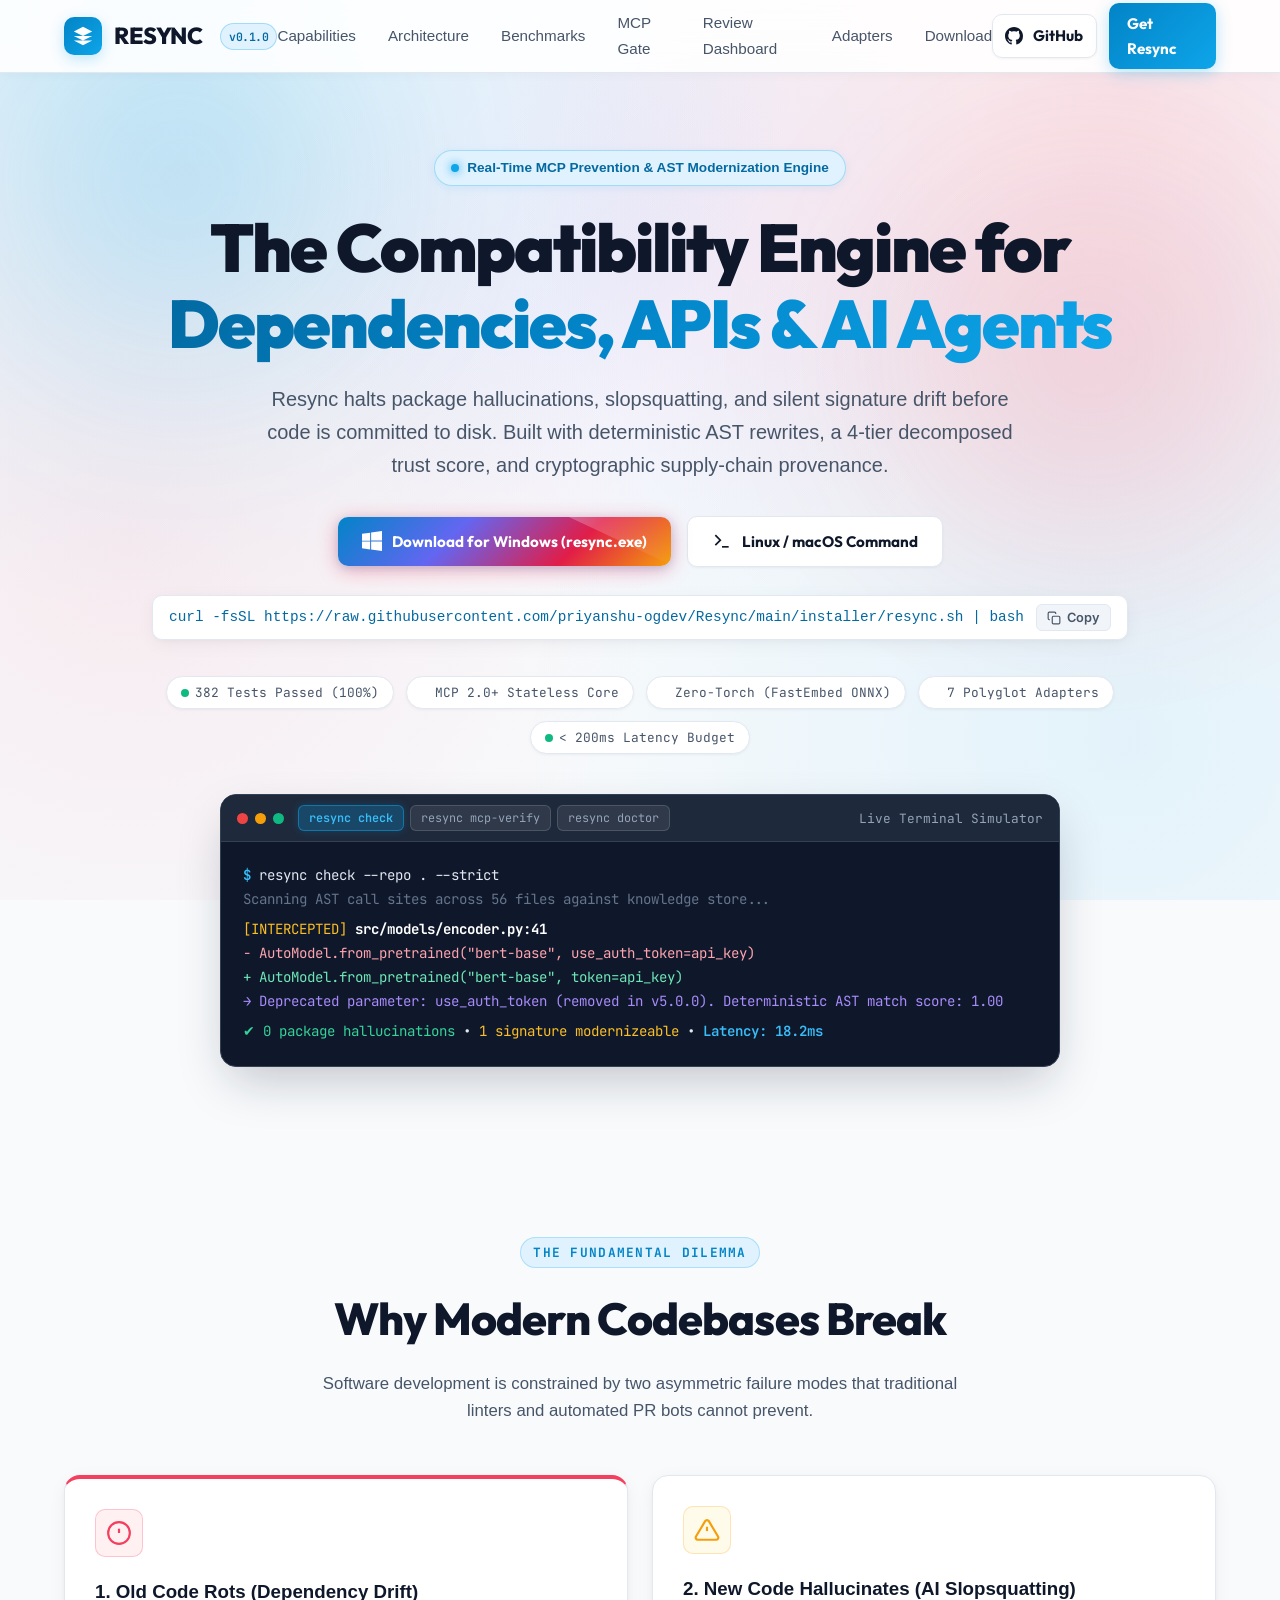
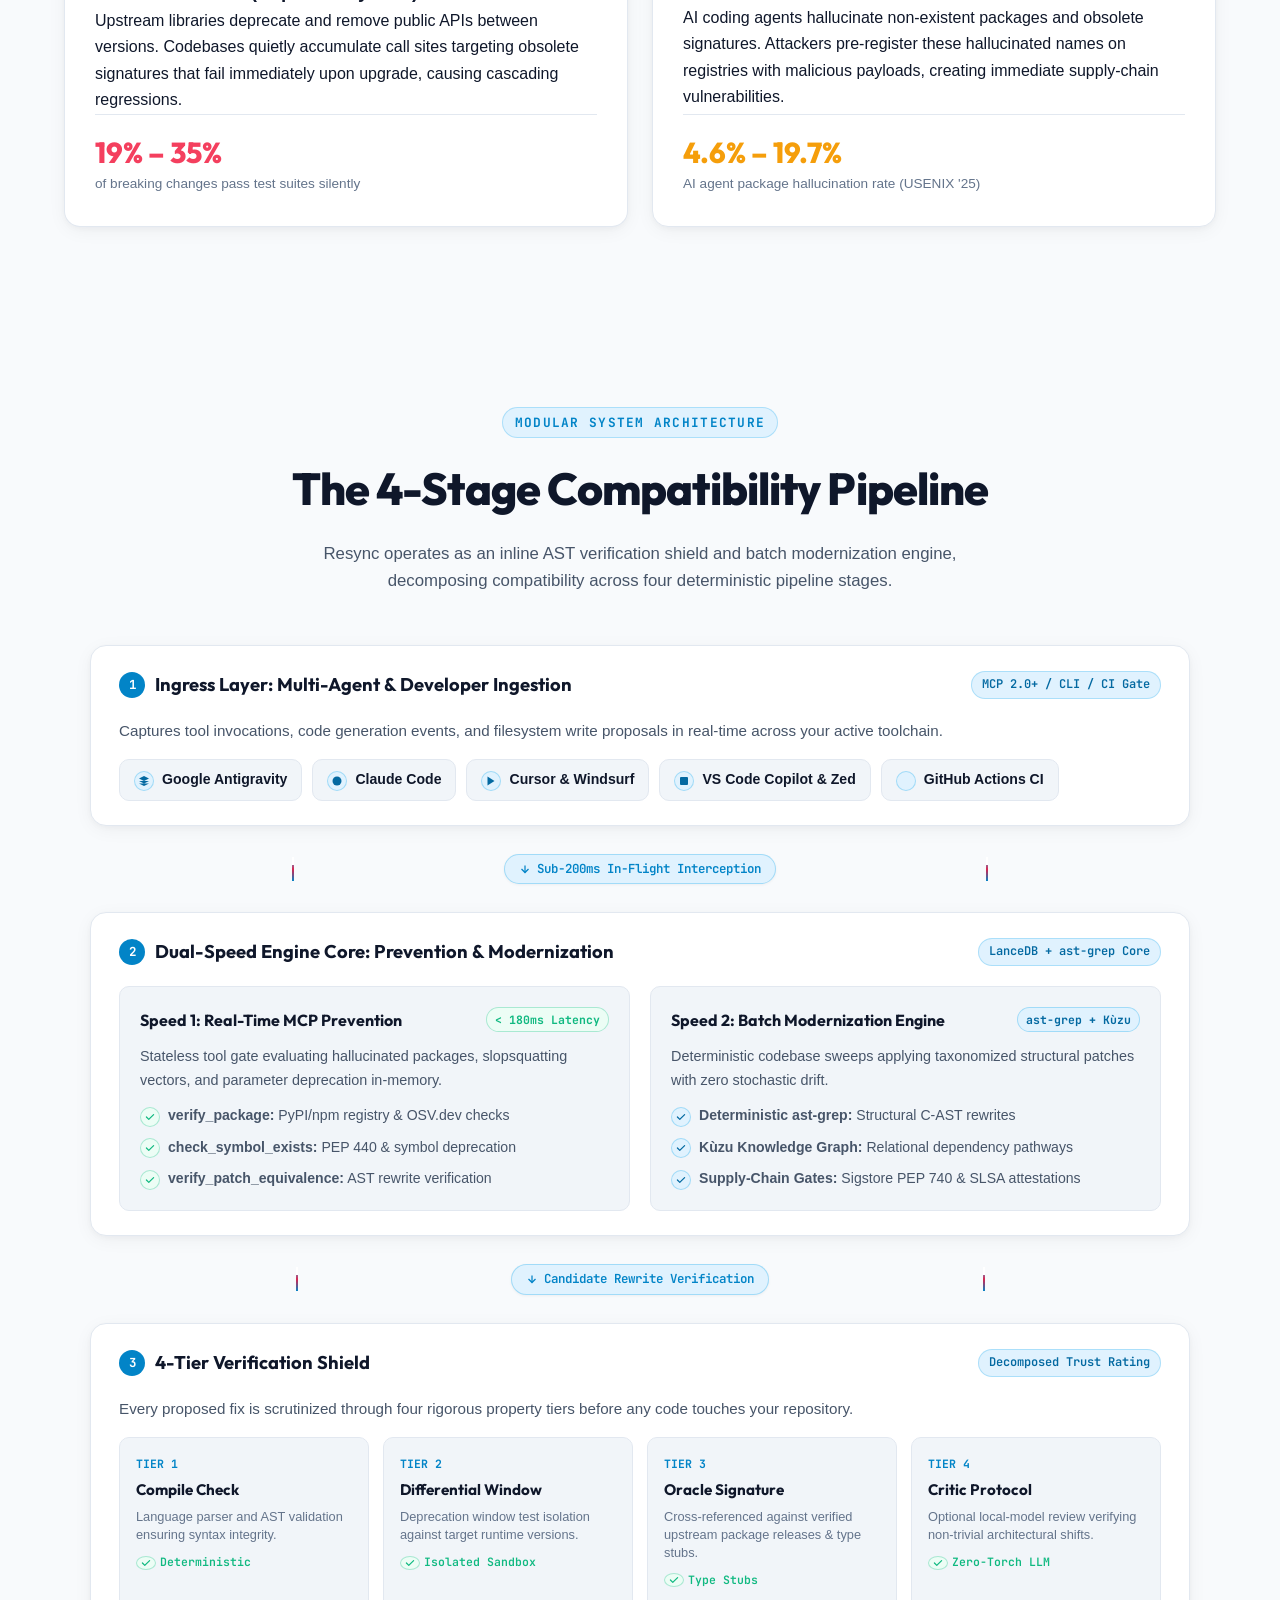
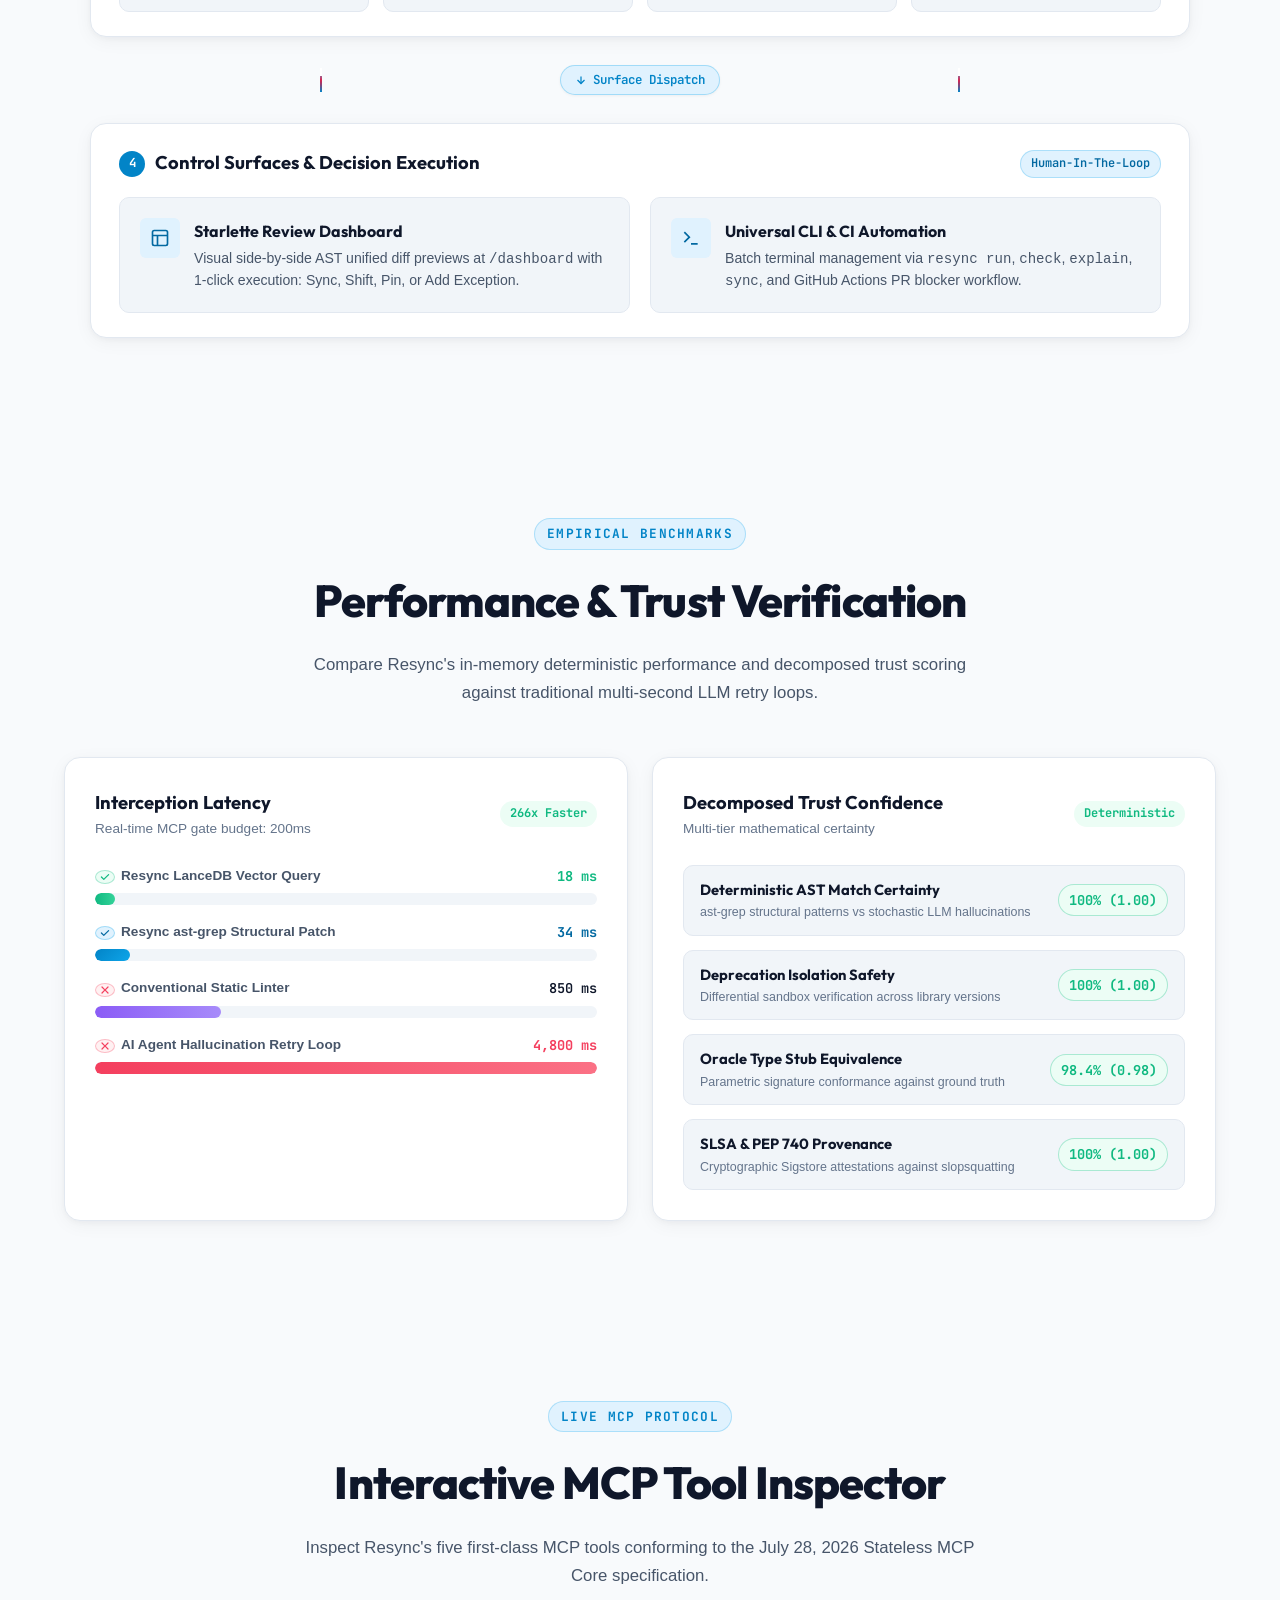
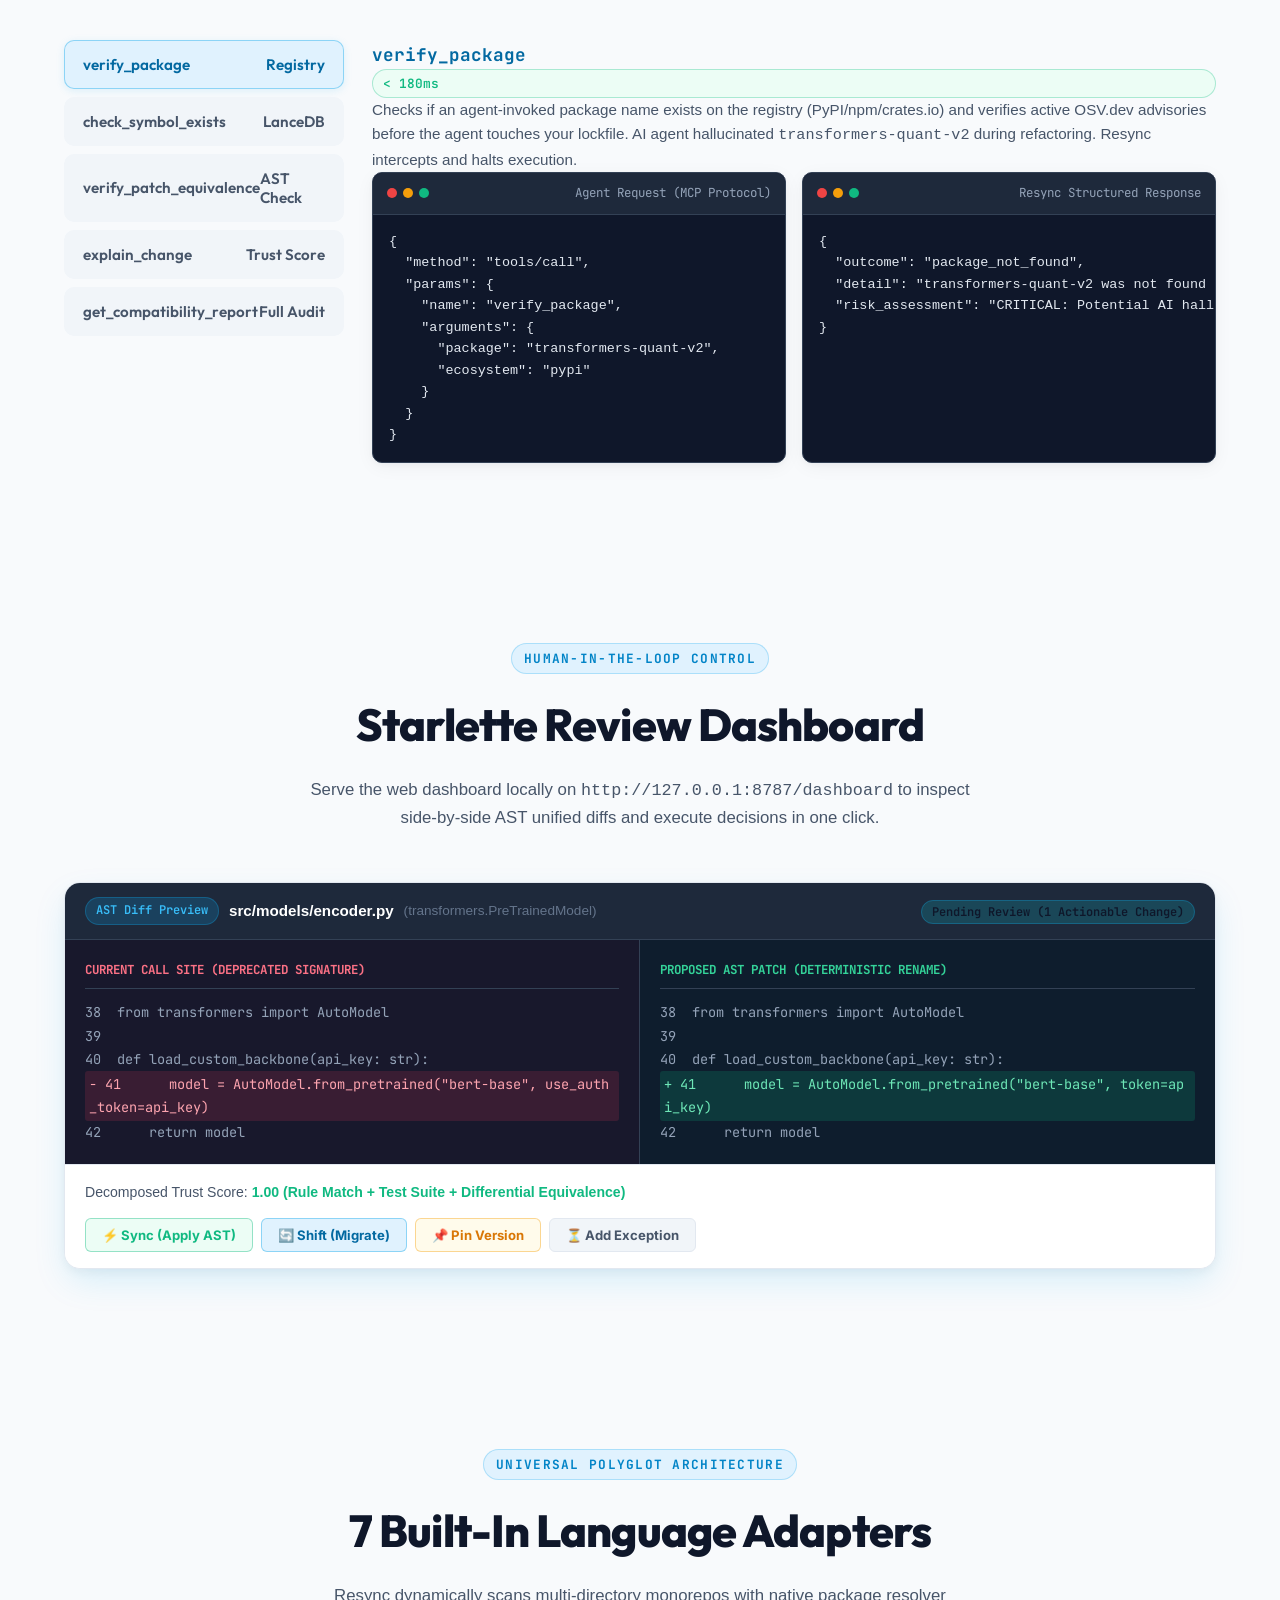
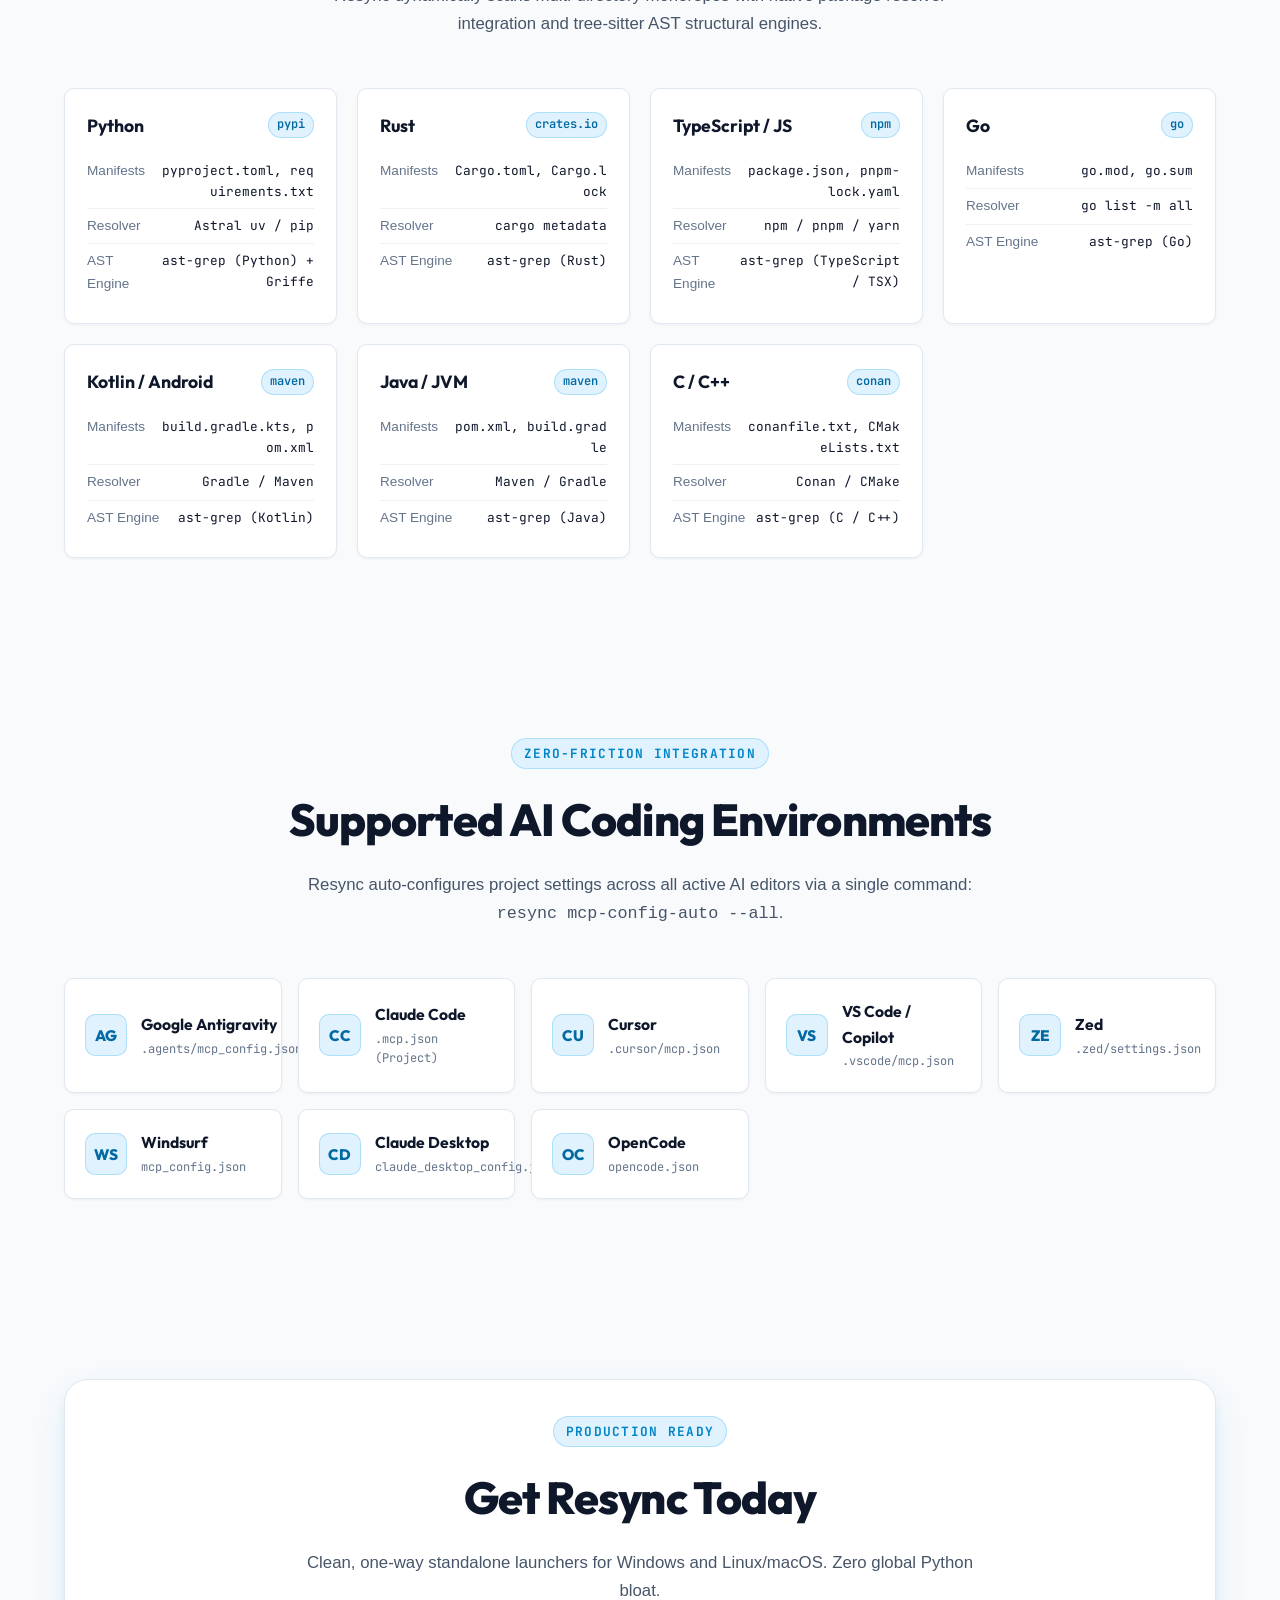
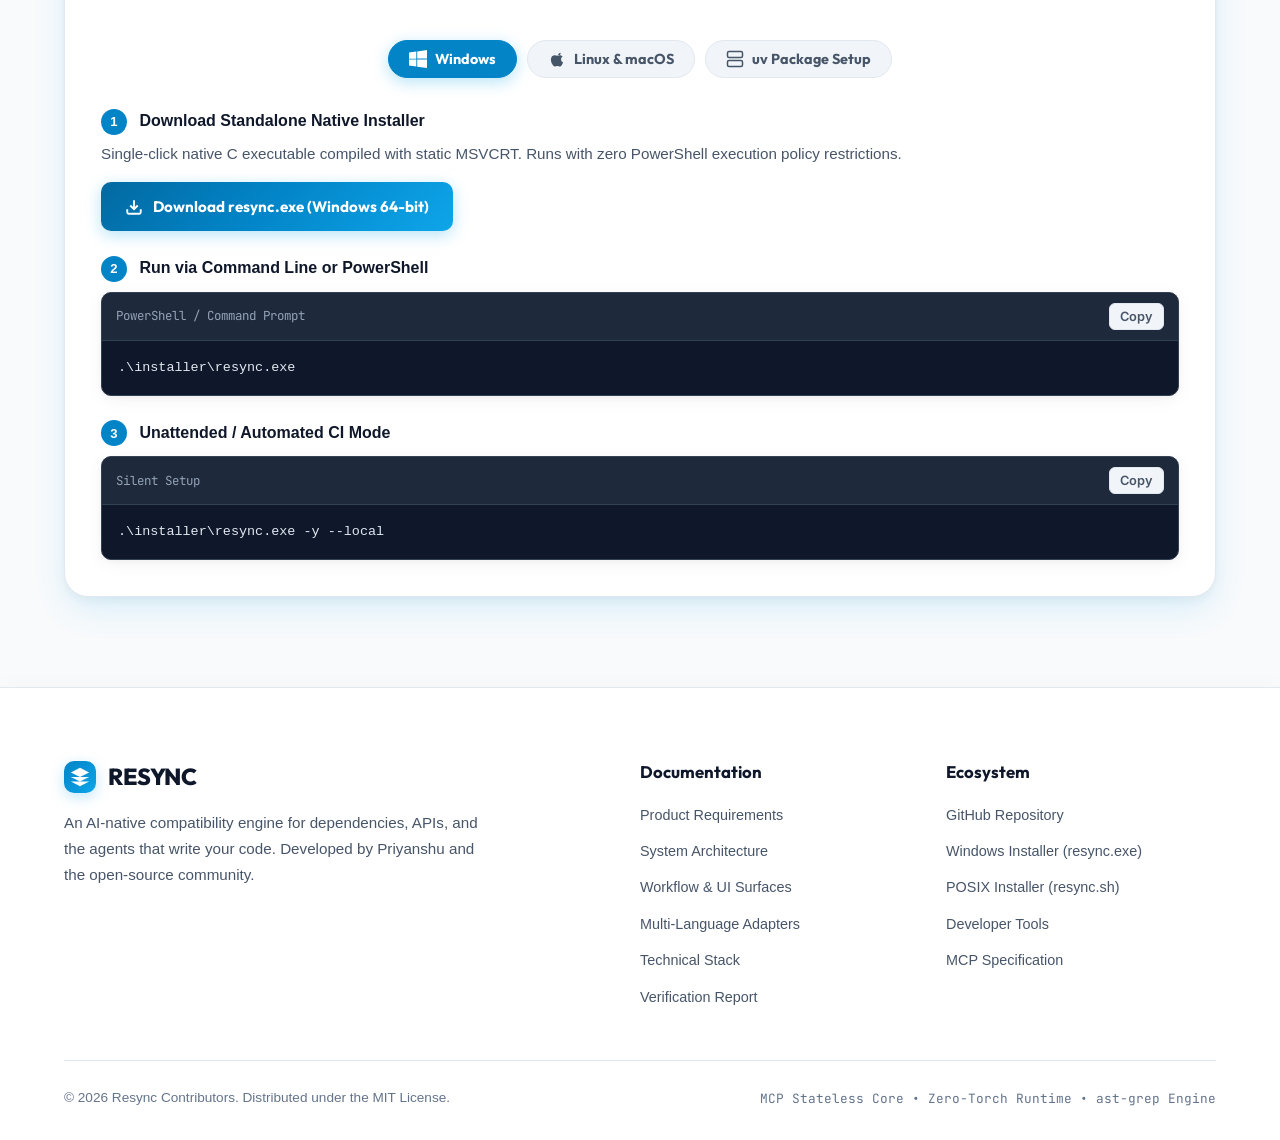
<file: index.html>
<!DOCTYPE html>
<html lang="en">
<head>
  <meta charset="UTF-8">
  <meta name="viewport" content="width=device-width, initial-scale=1.0, viewport-fit=cover">
  <title>Resync | AI-Native Dependency & API Compatibility Engine</title>
  <meta name="description" content="Sub-200ms real-time MCP prevention against AI package hallucination, slopsquatting, and silent API drift for modern codebases.">
  <meta property="og:title" content="Resync | AI-Native Dependency & API Compatibility Engine">
  <meta property="og:description" content="Sub-200ms real-time MCP prevention against AI package hallucination, slopsquatting, and silent API drift for modern codebases.">
  <meta property="og:type" content="website">
  <meta property="og:url" content="https://priyanshu-ogdev.github.io/Resync/">
  <meta name="twitter:card" content="summary_large_image">
  <meta name="twitter:title" content="Resync | AI-Native Compatibility Engine">
  <meta name="twitter:description" content="Deterministic AST rewrites, real-time MCP prevention against package hallucination, and 7-language support.">
  <link rel="stylesheet" href="style.css">
  <link rel="icon" href="data:image/svg+xml,<svg xmlns='http://www.w3.org/2000/svg' viewBox='0 0 24 24' fill='%230284c7'><path d='M12 2L2 7l10 5 10-5-10-5zM2 17l10 5 10-5M2 12l10 5 10-5'/></svg>">
  <style>
    /* Critical Inline Fallback: Prevents unstyled white flash and bounds vector elements */
    body { background-color: #f8fafc; color: #0f172a; margin: 0; font-family: -apple-system, BlinkMacSystemFont, 'Segoe UI', Roboto, sans-serif; }
    .navbar { background: rgba(255, 255, 255, 0.9); }
    .logo-icon { width: 38px; height: 38px; min-width: 38px; border-radius: 10px; background: linear-gradient(135deg, #0284c7 0%, #0ea5e9 100%); display: inline-flex; align-items: center; justify-content: center; }
    .logo-icon svg { width: 22px; height: 22px; fill: #ffffff; }
  </style>
</head>
<body>

  <!-- Navigation Bar -->
  <header class="navbar">
    <div class="container navbar-inner">
      <a href="#" class="brand-logo">
        <div class="logo-icon">
          <svg width="22" height="22" viewBox="0 0 24 24" fill="#ffffff">
            <path d="M12 2L2 7l10 5 10-5-10-5zM2 17l10 5 10-5M2 12l10 5 10-5"/>
          </svg>
        </div>
        <span>RESYNC</span>
        <span class="brand-tag">v0.1.0</span>
      </a>

      <nav>
        <ul class="nav-links">
          <li><a href="#features" class="nav-link">Capabilities</a></li>
          <li><a href="#architecture" class="nav-link">Architecture</a></li>
          <li><a href="#benchmarks" class="nav-link">Benchmarks</a></li>
          <li><a href="#mcp-tools" class="nav-link">MCP Gate</a></li>
          <li><a href="#dashboard" class="nav-link">Review Dashboard</a></li>
          <li><a href="#polyglot" class="nav-link">Adapters</a></li>
          <li><a href="#download-center" class="nav-link">Download</a></li>
        </ul>
      </nav>

      <div class="nav-cta">
        <a href="https://github.com/priyanshu-ogdev/Resync" target="_blank" rel="noopener" class="btn btn-secondary" style="padding: 8px 16px;">
          <svg width="18" height="18" viewBox="0 0 24 24" fill="currentColor">
            <path d="M12 0C5.37 0 0 5.37 0 12c0 5.31 3.435 9.795 8.205 11.385.6.105.825-.255.825-.57 0-.285-.015-1.23-.015-2.235-3.015.555-3.795-.735-4.035-1.41-.135-.345-.72-1.41-1.23-1.695-.42-.225-1.02-.78-.015-.795.945-.015 1.62.87 1.845 1.23 1.08 1.815 2.805 1.305 3.495.99.105-.78.42-1.305.765-1.605-2.67-.3-5.46-1.335-5.46-5.925 0-1.305.465-2.385 1.23-3.225-.12-.3-.54-1.53.12-3.18 0 0 1.005-.315 3.3 1.23.96-.27 1.98-.405 3-.405s2.04.135 3 .405c2.295-1.56 3.3-1.23 3.3-1.23.66 1.65.24 2.88.12 3.18.765.84 1.23 1.905 1.23 3.225 0 4.605-2.805 5.625-5.475 5.925.435.375.81 1.095.81 2.22 0 1.605-.015 2.895-.015 3.3 0 .315.225.69.825.57A12.02 12.02 0 0024 12c0-6.63-5.37-12-12-12z"/>
          </svg>
          GitHub
        </a>
        <a href="#download-center" class="btn btn-primary" style="padding: 8px 18px;">
          Get Resync
        </a>
        <button class="mobile-toggle-btn" id="mobile-toggle-btn" aria-label="Toggle navigation menu" aria-expanded="false">
          <span></span>
          <span></span>
          <span></span>
        </button>
      </div>
    </div>
  </header>

  <!-- Mobile Navigation Drawer -->
  <div class="mobile-nav-drawer" id="mobile-nav-drawer">
    <ul class="mobile-nav-links">
      <li><a href="#features" class="mobile-nav-link"><span>Capabilities</span> <span class="badge-icon blue"><svg width="10" height="10" viewBox="0 0 20 20" fill="currentColor"><path fill-rule="evenodd" d="M7.293 14.707a1 1 0 010-1.414L10.586 10 7.293 6.707a1 1 0 011.414-1.414l4 4a1 1 0 010 1.414l-4 4a1 1 0 01-1.414 0z" clip-rule="evenodd"/></svg></span></a></li>
      <li><a href="#architecture" class="mobile-nav-link"><span>4-Stage Architecture</span> <span class="badge-icon blue"><svg width="10" height="10" viewBox="0 0 20 20" fill="currentColor"><path fill-rule="evenodd" d="M7.293 14.707a1 1 0 010-1.414L10.586 10 7.293 6.707a1 1 0 011.414-1.414l4 4a1 1 0 010 1.414l-4 4a1 1 0 01-1.414 0z" clip-rule="evenodd"/></svg></span></a></li>
      <li><a href="#benchmarks" class="mobile-nav-link"><span>Benchmarks & Trust</span> <span class="badge-icon green"><svg width="10" height="10" viewBox="0 0 20 20" fill="currentColor"><path fill-rule="evenodd" d="M7.293 14.707a1 1 0 010-1.414L10.586 10 7.293 6.707a1 1 0 011.414-1.414l4 4a1 1 0 010 1.414l-4 4a1 1 0 01-1.414 0z" clip-rule="evenodd"/></svg></span></a></li>
      <li><a href="#mcp-tools" class="mobile-nav-link"><span>MCP Gate (5 Tools)</span> <span class="badge-icon blue"><svg width="10" height="10" viewBox="0 0 20 20" fill="currentColor"><path fill-rule="evenodd" d="M7.293 14.707a1 1 0 010-1.414L10.586 10 7.293 6.707a1 1 0 011.414-1.414l4 4a1 1 0 010 1.414l-4 4a1 1 0 01-1.414 0z" clip-rule="evenodd"/></svg></span></a></li>
      <li><a href="#dashboard" class="mobile-nav-link"><span>Review Dashboard</span> <span class="badge-icon blue"><svg width="10" height="10" viewBox="0 0 20 20" fill="currentColor"><path fill-rule="evenodd" d="M7.293 14.707a1 1 0 010-1.414L10.586 10 7.293 6.707a1 1 0 011.414-1.414l4 4a1 1 0 010 1.414l-4 4a1 1 0 01-1.414 0z" clip-rule="evenodd"/></svg></span></a></li>
      <li><a href="#polyglot" class="mobile-nav-link"><span>7 Language Adapters</span> <span class="badge-icon blue"><svg width="10" height="10" viewBox="0 0 20 20" fill="currentColor"><path fill-rule="evenodd" d="M7.293 14.707a1 1 0 010-1.414L10.586 10 7.293 6.707a1 1 0 011.414-1.414l4 4a1 1 0 010 1.414l-4 4a1 1 0 01-1.414 0z" clip-rule="evenodd"/></svg></span></a></li>
      <li><a href="#download-center" class="mobile-nav-link"><span>Download Center</span> <span class="badge-icon green"><svg width="10" height="10" viewBox="0 0 20 20" fill="currentColor"><path fill-rule="evenodd" d="M7.293 14.707a1 1 0 010-1.414L10.586 10 7.293 6.707a1 1 0 011.414-1.414l4 4a1 1 0 010 1.414l-4 4a1 1 0 01-1.414 0z" clip-rule="evenodd"/></svg></span></a></li>
    </ul>
    <div class="mobile-drawer-cta">
      <a href="https://raw.githubusercontent.com/priyanshu-ogdev/Resync/main/installer/resync.exe" download="resync.exe" class="btn btn-glow-aurora">
        Download for Windows (resync.exe)
      </a>
      <a href="https://github.com/priyanshu-ogdev/Resync" target="_blank" rel="noopener" class="btn btn-secondary">
        GitHub Repository
      </a>
    </div>
  </div>

  <!-- Hero Section -->
  <section class="hero-section text-center">
    <div class="ambient-aurora-wrap">
      <div class="aurora-orb blue"></div>
      <div class="aurora-orb rose"></div>
    </div>

    <div class="container" style="position: relative; z-index: 2;">
      <div class="hero-pill">
        <span class="hero-pill-pulse"></span>
        <span>Real-Time MCP Prevention & AST Modernization Engine</span>
      </div>

      <h1 class="hero-title">
        The Compatibility Engine for <br>
        <span class="hero-gradient-text">Dependencies, APIs & AI Agents</span>
      </h1>

      <p class="hero-subtitle">
        Resync halts package hallucinations, slopsquatting, and silent signature drift before code is committed to disk. Built with deterministic AST rewrites, a 4-tier decomposed trust score, and cryptographic supply-chain provenance.
      </p>

      <div class="hero-actions">
        <a href="https://raw.githubusercontent.com/priyanshu-ogdev/Resync/main/installer/resync.exe" download="resync.exe" class="btn btn-glow-aurora">
          <svg width="20" height="20" viewBox="0 0 24 24" fill="currentColor">
            <path d="M0 3.449L9.75 2.1v9.451H0m10.949-9.602L24 0v11.4h-13.05M0 12.6h9.75v9.451L0 20.699M10.949 12.6H24V24l-13.05-1.801"/>
          </svg>
          Download for Windows (resync.exe)
        </a>

        <a href="#download-center" class="btn btn-secondary">
          <svg width="20" height="20" viewBox="0 0 24 24" fill="none" stroke="currentColor" stroke-width="2">
            <polyline points="4 17 10 11 4 5"></polyline>
            <line x1="12" y1="19" x2="20" y2="19"></line>
          </svg>
          Linux / macOS Command
        </a>
      </div>

      <div class="copy-box" style="margin-bottom: 36px;">
        <code>curl -fsSL https://raw.githubusercontent.com/priyanshu-ogdev/Resync/main/installer/resync.sh | bash</code>
        <button class="copy-btn" title="Copy command">
          <svg width="14" height="14" viewBox="0 0 24 24" fill="none" stroke="currentColor" stroke-width="2">
            <rect x="9" y="9" width="13" height="13" rx="2" ry="2"></rect>
            <path d="M5 15H4a2 2 0 0 1-2-2V4a2 2 0 0 1 2-2h9a2 2 0 0 1 2 2v1"></path>
          </svg>
          Copy
        </button>
      </div>

      <div class="hero-badges">
        <div class="badge-item">
          <span class="badge-dot green"></span>
          <span>382 Tests Passed (100%)</span>
        </div>
        <div class="badge-item">
          <span class="badge-dot cyan"></span>
          <span>MCP 2.0+ Stateless Core</span>
        </div>
        <div class="badge-item">
          <span class="badge-dot purple"></span>
          <span>Zero-Torch (FastEmbed ONNX)</span>
        </div>
        <div class="badge-item">
          <span class="badge-dot cyan"></span>
          <span>7 Polyglot Adapters</span>
        </div>
        <div class="badge-item">
          <span class="badge-dot green"></span>
          <span>&lt; 200ms Latency Budget</span>
        </div>
      </div>

      <!-- Interactive Hero Terminal Simulator -->
      <div class="terminal-window">
        <div class="terminal-header">
          <div class="terminal-header-left">
            <div class="terminal-dots">
              <span class="terminal-dot red"></span>
              <span class="terminal-dot yellow"></span>
              <span class="terminal-dot green"></span>
            </div>
            <div class="terminal-tabs">
              <button class="terminal-tab-btn active" data-tab="check">resync check</button>
              <button class="terminal-tab-btn" data-tab="mcp">resync mcp-verify</button>
              <button class="terminal-tab-btn" data-tab="doctor">resync doctor</button>
            </div>
          </div>
          <span class="terminal-title">Live Terminal Simulator</span>
        </div>

        <div class="terminal-body">
          <!-- Panel 1: resync check -->
          <div class="terminal-panel active" id="terminal-panel-check">
            <div><span class="t-cyan">$</span> resync check --repo . --strict</div>
            <div class="t-muted">Scanning AST call sites across 56 files against knowledge store...</div>
            <div style="margin-top: 6px;"><span class="t-yellow">[INTERCEPTED]</span> <strong style="color: #fff;">src/models/encoder.py:41</strong></div>
            <div style="color: #fda4af;">- AutoModel.from_pretrained("bert-base", use_auth_token=api_key)</div>
            <div style="color: #6ee7b7;">+ AutoModel.from_pretrained("bert-base", token=api_key)</div>
            <div class="t-purple">→ Deprecated parameter: use_auth_token (removed in v5.0.0). Deterministic AST match score: 1.00</div>
            <div style="margin-top: 6px;"><span class="t-green">✔ 0 package hallucinations</span> • <span class="t-yellow">1 signature modernizeable</span> • <span class="t-cyan">Latency: 18.2ms</span></div>
          </div>

          <!-- Panel 2: resync mcp-verify -->
          <div class="terminal-panel" id="terminal-panel-mcp">
            <div><span class="t-cyan">$</span> resync mcp-verify --stdio</div>
            <div class="t-muted">Testing MCP 2.0+ Stateless protocol handshake...</div>
            <div class="t-green">✔ Stdio transport initialized (PID 9412)</div>
            <div class="t-cyan">✔ 5 tools verified: [verify_package, check_symbol_exists, verify_patch_equivalence, explain_change, get_compatibility_report]</div>
            <div class="t-green">✔ FastEmbed ONNX runtime verified (zero-torch active)</div>
            <div class="t-green">✔ Active editors auto-configured: Antigravity, Claude Code, Cursor, Zed, VS Code</div>
          </div>

          <!-- Panel 3: resync doctor -->
          <div class="terminal-panel" id="terminal-panel-doctor">
            <div><span class="t-cyan">$</span> resync doctor</div>
            <div class="t-muted">Verifying system prerequisites and polyglot adapters...</div>
            <div class="t-green">✔ Python: 3.13.9 | uv: 0.12.17 | ast-grep: 0.45.3 native binary</div>
            <div class="t-green">✔ Adapters detected: Python (pypi), Rust (crates.io), TypeScript (npm), Go (go), Kotlin (maven), Java (maven), C/C++ (conan)</div>
            <div class="t-cyan">✔ Cryptographic provenance: Sigstore PEP 740 & SLSA attestations active</div>
            <div class="t-green">✔ Health Status: ALL SYSTEMS OPERATIONAL (100%)</div>
          </div>
        </div>
      </div>

    </div>
  </section>

  <!-- The Problem Section -->
  <section id="features" class="section">
    <div class="container">
      <div class="section-header text-center">
        <div class="section-tag">The Fundamental Dilemma</div>
        <h2 class="section-title">Why Modern Codebases Break</h2>
        <p class="section-desc">
          Software development is constrained by two asymmetric failure modes that traditional linters and automated PR bots cannot prevent.
        </p>
      </div>

      <div class="problem-grid">
        <div class="holo-card problem-card glow-cyan">
          <div class="problem-icon rose">
            <svg width="26" height="26" viewBox="0 0 24 24" fill="none" stroke="currentColor" stroke-width="2">
              <circle cx="12" cy="12" r="10"></circle>
              <line x1="12" y1="8" x2="12" y2="12"></line>
              <line x1="12" y1="16" x2="12.01" y2="16"></line>
            </svg>
          </div>
          <h3>1. Old Code Rots (Dependency Drift)</h3>
          <p>
            Upstream libraries deprecate and remove public APIs between versions. Codebases quietly accumulate call sites targeting obsolete signatures that fail immediately upon upgrade, causing cascading regressions.
          </p>
          <div class="problem-stat">
            <span class="stat-value rose">19% – 35%</span>
            <span class="stat-label">of breaking changes pass test suites silently</span>
          </div>
        </div>

        <div class="holo-card problem-card glow-crimson">
          <div class="problem-icon amber">
            <svg width="26" height="26" viewBox="0 0 24 24" fill="none" stroke="currentColor" stroke-width="2">
              <path d="M10.29 3.86L1.82 18a2 2 0 0 0 1.71 3h16.94a2 2 0 0 0 1.71-3L13.71 3.86a2 2 0 0 0-3.42 0z"></path>
              <line x1="12" y1="9" x2="12" y2="13"></line>
              <line x1="12" y1="17" x2="12.01" y2="17"></line>
            </svg>
          </div>
          <h3>2. New Code Hallucinates (AI Slopsquatting)</h3>
          <p>
            AI coding agents hallucinate non-existent packages and obsolete signatures. Attackers pre-register these hallucinated names on registries with malicious payloads, creating immediate supply-chain vulnerabilities.
          </p>
          <div class="problem-stat">
            <span class="stat-value amber">4.6% – 19.7%</span>
            <span class="stat-label">AI agent package hallucination rate (USENIX '25)</span>
          </div>
        </div>
      </div>
    </div>
  </section>

  <!-- Modular Architecture Block Pipeline -->
  <section id="architecture" class="section">
    <div class="container">
      <div class="section-header text-center">
        <div class="section-tag">Modular System Architecture</div>
        <h2 class="section-title">The 4-Stage Compatibility Pipeline</h2>
        <p class="section-desc">
          Resync operates as an inline AST verification shield and batch modernization engine, decomposing compatibility across four deterministic pipeline stages.
        </p>
      </div>

      <div class="arch-container">
        <!-- Stage 1: Ingress Layer -->
        <div class="holo-card arch-stage-card">
          <div class="arch-stage-header">
            <div class="arch-stage-title-wrap">
              <span class="arch-stage-num">1</span>
              <h3 class="arch-stage-name">Ingress Layer: Multi-Agent & Developer Ingestion</h3>
            </div>
            <span class="arch-stage-badge">MCP 2.0+ / CLI / CI Gate</span>
          </div>
          <p style="color: var(--text-secondary); margin-bottom: 16px; font-size: 0.95rem;">
            Captures tool invocations, code generation events, and filesystem write proposals in real-time across your active toolchain.
          </p>
          <div class="ingress-chips">
            <div class="agent-chip">
              <span class="badge-icon blue"><svg width="12" height="12" viewBox="0 0 24 24" fill="currentColor"><path d="M12 2L2 7l10 5 10-5-10-5zM2 17l10 5 10-5M2 12l10 5 10-5"/></svg></span>
              <span>Google Antigravity</span>
            </div>
            <div class="agent-chip">
              <span class="badge-icon blue"><svg width="12" height="12" viewBox="0 0 24 24" fill="currentColor"><circle cx="12" cy="12" r="9"/></svg></span>
              <span>Claude Code</span>
            </div>
            <div class="agent-chip">
              <span class="badge-icon blue"><svg width="12" height="12" viewBox="0 0 24 24" fill="currentColor"><polygon points="5 3 19 12 5 21 5 3"/></svg></span>
              <span>Cursor & Windsurf</span>
            </div>
            <div class="agent-chip">
              <span class="badge-icon blue"><svg width="12" height="12" viewBox="0 0 24 24" fill="currentColor"><rect x="4" y="4" width="16" height="16" rx="2"/></svg></span>
              <span>VS Code Copilot & Zed</span>
            </div>
            <div class="agent-chip">
              <span class="badge-icon blue"><svg width="12" height="12" viewBox="0 0 24 24" fill="currentColor"><path d="M12 2v20M2 12h20"/></svg></span>
              <span>GitHub Actions CI</span>
            </div>
          </div>
        </div>

        <!-- Connector 1 -> 2 -->
        <div class="arch-connector">
          <div class="arch-connector-line"></div>
          <div class="arch-connector-pill">
            <svg width="12" height="12" viewBox="0 0 24 24" fill="none" stroke="currentColor" stroke-width="2.5"><line x1="12" y1="5" x2="12" y2="19"></line><polyline points="19 12 12 19 5 12"></polyline></svg>
            <span>Sub-200ms In-Flight Interception</span>
          </div>
          <div class="arch-connector-line"></div>
        </div>

        <!-- Stage 2: Dual-Speed Engine Core -->
        <div class="holo-card arch-stage-card">
          <div class="arch-stage-header">
            <div class="arch-stage-title-wrap">
              <span class="arch-stage-num">2</span>
              <h3 class="arch-stage-name">Dual-Speed Engine Core: Prevention & Modernization</h3>
            </div>
            <span class="arch-stage-badge">LanceDB + ast-grep Core</span>
          </div>
          <div class="dual-engine-grid">
            <div class="engine-subblock">
              <div class="engine-subblock-header">
                <div class="engine-subblock-title">Speed 1: Real-Time MCP Prevention</div>
                <span class="engine-latency green">&lt; 180ms Latency</span>
              </div>
              <p style="font-size: 0.9rem; color: var(--text-secondary); margin-bottom: 12px;">
                Stateless tool gate evaluating hallucinated packages, slopsquatting vectors, and parameter deprecation in-memory.
              </p>
              <ul class="engine-features">
                <li>
                  <span class="badge-icon green"><svg width="10" height="10" viewBox="0 0 20 20" fill="currentColor"><path fill-rule="evenodd" d="M16.707 5.293a1 1 0 010 1.414l-8 8a1 1 0 01-1.414 0l-4-4a1 1 0 011.414-1.414L8 12.586l7.293-7.293a1 1 0 011.414 0z" clip-rule="evenodd"/></svg></span>
                  <span><strong>verify_package:</strong> PyPI/npm registry & OSV.dev checks</span>
                </li>
                <li>
                  <span class="badge-icon green"><svg width="10" height="10" viewBox="0 0 20 20" fill="currentColor"><path fill-rule="evenodd" d="M16.707 5.293a1 1 0 010 1.414l-8 8a1 1 0 01-1.414 0l-4-4a1 1 0 011.414-1.414L8 12.586l7.293-7.293a1 1 0 011.414 0z" clip-rule="evenodd"/></svg></span>
                  <span><strong>check_symbol_exists:</strong> PEP 440 & symbol deprecation</span>
                </li>
                <li>
                  <span class="badge-icon green"><svg width="10" height="10" viewBox="0 0 20 20" fill="currentColor"><path fill-rule="evenodd" d="M16.707 5.293a1 1 0 010 1.414l-8 8a1 1 0 01-1.414 0l-4-4a1 1 0 011.414-1.414L8 12.586l7.293-7.293a1 1 0 011.414 0z" clip-rule="evenodd"/></svg></span>
                  <span><strong>verify_patch_equivalence:</strong> AST rewrite verification</span>
                </li>
              </ul>
            </div>

            <div class="engine-subblock">
              <div class="engine-subblock-header">
                <div class="engine-subblock-title">Speed 2: Batch Modernization Engine</div>
                <span class="engine-latency blue">ast-grep + Kùzu</span>
              </div>
              <p style="font-size: 0.9rem; color: var(--text-secondary); margin-bottom: 12px;">
                Deterministic codebase sweeps applying taxonomized structural patches with zero stochastic drift.
              </p>
              <ul class="engine-features">
                <li>
                  <span class="badge-icon blue"><svg width="10" height="10" viewBox="0 0 20 20" fill="currentColor"><path fill-rule="evenodd" d="M16.707 5.293a1 1 0 010 1.414l-8 8a1 1 0 01-1.414 0l-4-4a1 1 0 011.414-1.414L8 12.586l7.293-7.293a1 1 0 011.414 0z" clip-rule="evenodd"/></svg></span>
                  <span><strong>Deterministic ast-grep:</strong> Structural C-AST rewrites</span>
                </li>
                <li>
                  <span class="badge-icon blue"><svg width="10" height="10" viewBox="0 0 20 20" fill="currentColor"><path fill-rule="evenodd" d="M16.707 5.293a1 1 0 010 1.414l-8 8a1 1 0 01-1.414 0l-4-4a1 1 0 011.414-1.414L8 12.586l7.293-7.293a1 1 0 011.414 0z" clip-rule="evenodd"/></svg></span>
                  <span><strong>Kùzu Knowledge Graph:</strong> Relational dependency pathways</span>
                </li>
                <li>
                  <span class="badge-icon blue"><svg width="10" height="10" viewBox="0 0 20 20" fill="currentColor"><path fill-rule="evenodd" d="M16.707 5.293a1 1 0 010 1.414l-8 8a1 1 0 01-1.414 0l-4-4a1 1 0 011.414-1.414L8 12.586l7.293-7.293a1 1 0 011.414 0z" clip-rule="evenodd"/></svg></span>
                  <span><strong>Supply-Chain Gates:</strong> Sigstore PEP 740 & SLSA attestations</span>
                </li>
              </ul>
            </div>
          </div>
        </div>

        <!-- Connector 2 -> 3 -->
        <div class="arch-connector">
          <div class="arch-connector-line"></div>
          <div class="arch-connector-pill">
            <svg width="12" height="12" viewBox="0 0 24 24" fill="none" stroke="currentColor" stroke-width="2.5"><line x1="12" y1="5" x2="12" y2="19"></line><polyline points="19 12 12 19 5 12"></polyline></svg>
            <span>Candidate Rewrite Verification</span>
          </div>
          <div class="arch-connector-line"></div>
        </div>

        <!-- Stage 3: 4-Tier Verification Shield -->
        <div class="holo-card arch-stage-card">
          <div class="arch-stage-header">
            <div class="arch-stage-title-wrap">
              <span class="arch-stage-num">3</span>
              <h3 class="arch-stage-name">4-Tier Verification Shield</h3>
            </div>
            <span class="arch-stage-badge">Decomposed Trust Rating</span>
          </div>
          <p style="color: var(--text-secondary); margin-bottom: 16px; font-size: 0.95rem;">
            Every proposed fix is scrutinized through four rigorous property tiers before any code touches your repository.
          </p>
          <div class="tier-grid">
            <div class="tier-item">
              <div class="tier-item-num">Tier 1</div>
              <div class="tier-item-name">Compile Check</div>
              <div class="tier-item-detail">Language parser and AST validation ensuring syntax integrity.</div>
              <div class="tier-item-check">
                <span class="badge-icon green" style="width:14px; height:14px;"><svg width="8" height="8" viewBox="0 0 20 20" fill="currentColor"><path fill-rule="evenodd" d="M16.707 5.293a1 1 0 010 1.414l-8 8a1 1 0 01-1.414 0l-4-4a1 1 0 011.414-1.414L8 12.586l7.293-7.293a1 1 0 011.414 0z" clip-rule="evenodd"/></svg></span>
                <span>Deterministic</span>
              </div>
            </div>
            <div class="tier-item">
              <div class="tier-item-num">Tier 2</div>
              <div class="tier-item-name">Differential Window</div>
              <div class="tier-item-detail">Deprecation window test isolation against target runtime versions.</div>
              <div class="tier-item-check">
                <span class="badge-icon green" style="width:14px; height:14px;"><svg width="8" height="8" viewBox="0 0 20 20" fill="currentColor"><path fill-rule="evenodd" d="M16.707 5.293a1 1 0 010 1.414l-8 8a1 1 0 01-1.414 0l-4-4a1 1 0 011.414-1.414L8 12.586l7.293-7.293a1 1 0 011.414 0z" clip-rule="evenodd"/></svg></span>
                <span>Isolated Sandbox</span>
              </div>
            </div>
            <div class="tier-item">
              <div class="tier-item-num">Tier 3</div>
              <div class="tier-item-name">Oracle Signature</div>
              <div class="tier-item-detail">Cross-referenced against verified upstream package releases & type stubs.</div>
              <div class="tier-item-check">
                <span class="badge-icon green" style="width:14px; height:14px;"><svg width="8" height="8" viewBox="0 0 20 20" fill="currentColor"><path fill-rule="evenodd" d="M16.707 5.293a1 1 0 010 1.414l-8 8a1 1 0 01-1.414 0l-4-4a1 1 0 011.414-1.414L8 12.586l7.293-7.293a1 1 0 011.414 0z" clip-rule="evenodd"/></svg></span>
                <span>Type Stubs</span>
              </div>
            </div>
            <div class="tier-item">
              <div class="tier-item-num">Tier 4</div>
              <div class="tier-item-name">Critic Protocol</div>
              <div class="tier-item-detail">Optional local-model review verifying non-trivial architectural shifts.</div>
              <div class="tier-item-check">
                <span class="badge-icon green" style="width:14px; height:14px;"><svg width="8" height="8" viewBox="0 0 20 20" fill="currentColor"><path fill-rule="evenodd" d="M16.707 5.293a1 1 0 010 1.414l-8 8a1 1 0 01-1.414 0l-4-4a1 1 0 011.414-1.414L8 12.586l7.293-7.293a1 1 0 011.414 0z" clip-rule="evenodd"/></svg></span>
                <span>Zero-Torch LLM</span>
              </div>
            </div>
          </div>
        </div>

        <!-- Connector 3 -> 4 -->
        <div class="arch-connector">
          <div class="arch-connector-line"></div>
          <div class="arch-connector-pill">
            <svg width="12" height="12" viewBox="0 0 24 24" fill="none" stroke="currentColor" stroke-width="2.5"><line x1="12" y1="5" x2="12" y2="19"></line><polyline points="19 12 12 19 5 12"></polyline></svg>
            <span>Surface Dispatch</span>
          </div>
          <div class="arch-connector-line"></div>
        </div>

        <!-- Stage 4: Control Surfaces -->
        <div class="holo-card arch-stage-card">
          <div class="arch-stage-header">
            <div class="arch-stage-title-wrap">
              <span class="arch-stage-num">4</span>
              <h3 class="arch-stage-name">Control Surfaces & Decision Execution</h3>
            </div>
            <span class="arch-stage-badge">Human-In-The-Loop</span>
          </div>
          <div class="surface-grid">
            <div class="surface-item">
              <div class="surface-icon">
                <svg width="20" height="20" viewBox="0 0 24 24" fill="none" stroke="currentColor" stroke-width="2"><rect x="3" y="3" width="18" height="18" rx="2" ry="2"></rect><line x1="3" y1="9" x2="21" y2="9"></line><line x1="9" y1="21" x2="9" y2="9"></line></svg>
              </div>
              <div>
                <div class="surface-title">Starlette Review Dashboard</div>
                <div class="surface-desc">Visual side-by-side AST unified diff previews at <code>/dashboard</code> with 1-click execution: Sync, Shift, Pin, or Add Exception.</div>
              </div>
            </div>
            <div class="surface-item">
              <div class="surface-icon">
                <svg width="20" height="20" viewBox="0 0 24 24" fill="none" stroke="currentColor" stroke-width="2"><polyline points="4 17 10 11 4 5"></polyline><line x1="12" y1="19" x2="20" y2="19"></line></svg>
              </div>
              <div>
                <div class="surface-title">Universal CLI & CI Automation</div>
                <div class="surface-desc">Batch terminal management via <code>resync run</code>, <code>check</code>, <code>explain</code>, <code>sync</code>, and GitHub Actions PR blocker workflow.</div>
              </div>
            </div>
          </div>
        </div>

      </div>
    </div>
  </section>

  <!-- Visual Performance & Trust Graphs -->
  <section id="benchmarks" class="section">
    <div class="container">
      <div class="section-header text-center">
        <div class="section-tag">Empirical Benchmarks</div>
        <h2 class="section-title">Performance & Trust Verification</h2>
        <p class="section-desc">
          Compare Resync's in-memory deterministic performance and decomposed trust scoring against traditional multi-second LLM retry loops.
        </p>
      </div>

      <div class="graph-grid">
        <!-- Benchmark 1: Latency Comparison -->
        <div class="holo-card benchmark-card">
          <div class="benchmark-header">
            <div>
              <h3 class="benchmark-title">Interception Latency</h3>
              <p style="font-size: 0.85rem; color: var(--text-muted);">Real-time MCP gate budget: 200ms</p>
            </div>
            <span class="benchmark-badge">266x Faster</span>
          </div>

          <div class="bar-group">
            <div class="bar-row">
              <div class="bar-meta">
                <span class="bar-label">
                  <span class="badge-icon green" style="width: 14px; height: 14px;"><svg width="8" height="8" viewBox="0 0 20 20" fill="currentColor"><path fill-rule="evenodd" d="M16.707 5.293a1 1 0 010 1.414l-8 8a1 1 0 01-1.414 0l-4-4a1 1 0 011.414-1.414L8 12.586l7.293-7.293a1 1 0 011.414 0z" clip-rule="evenodd"/></svg></span>
                  <strong>Resync LanceDB Vector Query</strong>
                </span>
                <span class="bar-val" style="color: var(--accent-green); font-weight: 700;">18 ms</span>
              </div>
              <div class="bar-track">
                <div class="bar-fill green" style="width: 4%;"></div>
              </div>
            </div>

            <div class="bar-row">
              <div class="bar-meta">
                <span class="bar-label">
                  <span class="badge-icon blue" style="width: 14px; height: 14px;"><svg width="8" height="8" viewBox="0 0 20 20" fill="currentColor"><path fill-rule="evenodd" d="M16.707 5.293a1 1 0 010 1.414l-8 8a1 1 0 01-1.414 0l-4-4a1 1 0 011.414-1.414L8 12.586l7.293-7.293a1 1 0 011.414 0z" clip-rule="evenodd"/></svg></span>
                  <strong>Resync ast-grep Structural Patch</strong>
                </span>
                <span class="bar-val" style="color: var(--accent-blue-deep); font-weight: 700;">34 ms</span>
              </div>
              <div class="bar-track">
                <div class="bar-fill sky" style="width: 7%;"></div>
              </div>
            </div>

            <div class="bar-row">
              <div class="bar-meta">
                <span class="bar-label">
                  <span class="badge-icon rose" style="width: 14px; height: 14px;"><svg width="8" height="8" viewBox="0 0 20 20" fill="currentColor"><path fill-rule="evenodd" d="M4.293 4.293a1 1 0 011.414 0L10 8.586l4.293-4.293a1 1 0 111.414 1.414L11.414 10l4.293 4.293a1 1 0 01-1.414 1.414L10 11.414l-4.293 4.293a1 1 0 01-1.414-1.414L8.586 10 4.293 5.707a1 1 0 010-1.414z" clip-rule="evenodd"/></svg></span>
                  Conventional Static Linter
                </span>
                <span class="bar-val">850 ms</span>
              </div>
              <div class="bar-track">
                <div class="bar-fill purple" style="width: 25%;"></div>
              </div>
            </div>

            <div class="bar-row">
              <div class="bar-meta">
                <span class="bar-label">
                  <span class="badge-icon rose" style="width: 14px; height: 14px;"><svg width="8" height="8" viewBox="0 0 20 20" fill="currentColor"><path fill-rule="evenodd" d="M4.293 4.293a1 1 0 011.414 0L10 8.586l4.293-4.293a1 1 0 111.414 1.414L11.414 10l4.293 4.293a1 1 0 01-1.414 1.414L10 11.414l-4.293 4.293a1 1 0 01-1.414-1.414L8.586 10 4.293 5.707a1 1 0 010-1.414z" clip-rule="evenodd"/></svg></span>
                  AI Agent Hallucination Retry Loop
                </span>
                <span class="bar-val" style="color: var(--accent-rose); font-weight: 700;">4,800 ms</span>
              </div>
              <div class="bar-track">
                <div class="bar-fill red" style="width: 100%;"></div>
              </div>
            </div>
          </div>
        </div>

        <!-- Benchmark 2: Decomposed Trust Metrics -->
        <div class="holo-card benchmark-card">
          <div class="benchmark-header">
            <div>
              <h3 class="benchmark-title">Decomposed Trust Confidence</h3>
              <p style="font-size: 0.85rem; color: var(--text-muted);">Multi-tier mathematical certainty</p>
            </div>
            <span class="benchmark-badge">Deterministic</span>
          </div>

          <div class="trust-metrics-group">
            <div class="trust-meter-row">
              <div class="trust-meter-info">
                <div class="trust-meter-title">Deterministic AST Match Certainty</div>
                <div class="trust-meter-sub">ast-grep structural patterns vs stochastic LLM hallucinations</div>
              </div>
              <div class="trust-meter-score">100% (1.00)</div>
            </div>

            <div class="trust-meter-row">
              <div class="trust-meter-info">
                <div class="trust-meter-title">Deprecation Isolation Safety</div>
                <div class="trust-meter-sub">Differential sandbox verification across library versions</div>
              </div>
              <div class="trust-meter-score">100% (1.00)</div>
            </div>

            <div class="trust-meter-row">
              <div class="trust-meter-info">
                <div class="trust-meter-title">Oracle Type Stub Equivalence</div>
                <div class="trust-meter-sub">Parametric signature conformance against ground truth</div>
              </div>
              <div class="trust-meter-score">98.4% (0.98)</div>
            </div>

            <div class="trust-meter-row">
              <div class="trust-meter-info">
                <div class="trust-meter-title">SLSA & PEP 740 Provenance</div>
                <div class="trust-meter-sub">Cryptographic Sigstore attestations against slopsquatting</div>
              </div>
              <div class="trust-meter-score">100% (1.00)</div>
            </div>
          </div>
        </div>
      </div>
    </div>
  </section>

  <!-- Interactive 5-Tool MCP Playground -->
  <section id="mcp-tools" class="section">
    <div class="container">
      <div class="section-header text-center">
        <div class="section-tag">Live MCP Protocol</div>
        <h2 class="section-title">Interactive MCP Tool Inspector</h2>
        <p class="section-desc">
          Inspect Resync's five first-class MCP tools conforming to the July 28, 2026 Stateless MCP Core specification.
        </p>
      </div>

      <div class="playground-layout">
        <div class="tool-nav">
          <button class="tool-btn active" data-tool="verify_package">
            <span>verify_package</span>
            <span class="badge-tier">Registry</span>
          </button>
          <button class="tool-btn" data-tool="check_symbol_exists">
            <span>check_symbol_exists</span>
            <span class="badge-tier">LanceDB</span>
          </button>
          <button class="tool-btn" data-tool="verify_patch_equivalence">
            <span>verify_patch_equivalence</span>
            <span class="badge-tier">AST Check</span>
          </button>
          <button class="tool-btn" data-tool="explain_change">
            <span>explain_change</span>
            <span class="badge-tier">Trust Score</span>
          </button>
          <button class="tool-btn" data-tool="get_compatibility_report">
            <span>get_compatibility_report</span>
            <span class="badge-tier">Full Audit</span>
          </button>
        </div>

        <div class="tool-display">
          <div class="tool-header-display">
            <div>
              <span id="playground-tool-name" class="tool-name-code">verify_package</span>
            </div>
            <div id="playground-tool-latency" class="tool-latency-pill">&lt; 180ms</div>
          </div>

          <p id="playground-tool-desc" class="tool-desc-display">
            Checks if an agent-invoked package name exists on the registry (PyPI/npm/crates.io) and verifies active OSV.dev advisories before the agent touches your lockfile. AI agent hallucinated <code>transformers-quant-v2</code> during refactoring. Resync intercepts and halts execution.
          </p>

          <div style="display: grid; grid-template-columns: repeat(auto-fit, minmax(280px, 1fr)); gap: 16px;">
            <div class="code-window">
              <div class="code-window-bar">
                <div class="window-dots">
                  <span class="window-dot red"></span>
                  <span class="window-dot yellow"></span>
                  <span class="window-dot green"></span>
                </div>
                <span class="window-title">Agent Request (MCP Protocol)</span>
              </div>
              <div class="code-content">
                <pre id="playground-req">{
  "method": "tools/call",
  "params": {
    "name": "verify_package",
    "arguments": {
      "package": "transformers-quant-v2",
      "ecosystem": "pypi"
    }
  }
}</pre>
              </div>
            </div>

            <div class="code-window">
              <div class="code-window-bar">
                <div class="window-dots">
                  <span class="window-dot red"></span>
                  <span class="window-dot yellow"></span>
                  <span class="window-dot green"></span>
                </div>
                <span class="window-title">Resync Structured Response</span>
              </div>
              <div class="code-content">
                <pre id="playground-res">{
  "outcome": "package_not_found",
  "detail": "transformers-quant-v2 was not found on PyPI registry.",
  "risk_assessment": "CRITICAL: Potential AI hallucination / slopsquatting vector."
}</pre>
              </div>
            </div>
          </div>
        </div>
      </div>
    </div>
  </section>

  <!-- Starlette Web Review Dashboard Mockup -->
  <section id="dashboard" class="section">
    <div class="container">
      <div class="section-header text-center">
        <div class="section-tag">Human-In-The-Loop Control</div>
        <h2 class="section-title">Starlette Review Dashboard</h2>
        <p class="section-desc">
          Serve the web dashboard locally on <code>http://127.0.0.1:8787/dashboard</code> to inspect side-by-side AST unified diffs and execute decisions in one click.
        </p>
      </div>

      <div class="dashboard-preview">
        <div class="dashboard-bar">
          <div class="dashboard-title-group">
            <span class="dash-badge">AST Diff Preview</span>
            <span style="font-size: 0.95rem; font-weight: 600; color: #fff;">src/models/encoder.py</span>
            <span style="color: var(--text-muted); font-size: 0.85rem;">(transformers.PreTrainedModel)</span>
          </div>
          <div>
            <span id="dash-status-badge" class="dash-badge" style="background: rgba(0, 242, 254, 0.15); color: var(--accent-cyan);">
              Pending Review (1 Actionable Change)
            </span>
          </div>
        </div>

        <div class="diff-container">
          <div class="diff-col old">
            <div class="diff-header">Current Call Site (Deprecated Signature)</div>
            <div class="diff-line neutral">38  from transformers import AutoModel</div>
            <div class="diff-line neutral">39  </div>
            <div class="diff-line neutral">40  def load_custom_backbone(api_key: str):</div>
            <div class="diff-line del">- 41      model = AutoModel.from_pretrained("bert-base", use_auth_token=api_key)</div>
            <div class="diff-line neutral">42      return model</div>
          </div>

          <div class="diff-col new">
            <div class="diff-header">Proposed AST Patch (Deterministic RENAME)</div>
            <div class="diff-line neutral">38  from transformers import AutoModel</div>
            <div class="diff-line neutral">39  </div>
            <div class="diff-line neutral">40  def load_custom_backbone(api_key: str):</div>
            <div class="diff-line add">+ 41      model = AutoModel.from_pretrained("bert-base", token=api_key)</div>
            <div class="diff-line neutral">42      return model</div>
          </div>
        </div>

        <div class="dashboard-actions-bar">
          <div style="font-size: 0.88rem; color: var(--text-secondary);">
            Decomposed Trust Score: <strong style="color: var(--accent-green);">1.00 (Rule Match + Test Suite + Differential Equivalence)</strong>
          </div>
          <div class="action-buttons-group">
            <button class="btn-action sync" title="Apply AST replacement directly to file">⚡ Sync (Apply AST)</button>
            <button class="btn-action shift" title="Flag call site for architectural redesign">🔄 Shift (Migrate)</button>
            <button class="btn-action pin" title="Freeze library ceiling in resync.toml">📌 Pin Version</button>
            <button class="btn-action exception" title="Create time-bound frozen exception with expiry">⏳ Add Exception</button>
          </div>
        </div>
      </div>
    </div>
  </section>

  <!-- Polyglot Multi-Language Ecosystem -->
  <section id="polyglot" class="section">
    <div class="container">
      <div class="section-header text-center">
        <div class="section-tag">Universal Polyglot Architecture</div>
        <h2 class="section-title">7 Built-In Language Adapters</h2>
        <p class="section-desc">
          Resync dynamically scans multi-directory monorepos with native package resolver integration and tree-sitter AST structural engines.
        </p>
      </div>

      <div class="adapters-grid">
        <div class="glass-card adapter-card">
          <div class="adapter-header">
            <div class="adapter-name">
              <span>Python</span>
            </div>
            <span class="adapter-eco">pypi</span>
          </div>
          <div class="adapter-detail-row">
            <span class="detail-label">Manifests</span>
            <span class="detail-val">pyproject.toml, requirements.txt</span>
          </div>
          <div class="adapter-detail-row">
            <span class="detail-label">Resolver</span>
            <span class="detail-val">Astral uv / pip</span>
          </div>
          <div class="adapter-detail-row">
            <span class="detail-label">AST Engine</span>
            <span class="detail-val">ast-grep (Python) + Griffe</span>
          </div>
        </div>

        <div class="glass-card adapter-card">
          <div class="adapter-header">
            <div class="adapter-name">
              <span>Rust</span>
            </div>
            <span class="adapter-eco">crates.io</span>
          </div>
          <div class="adapter-detail-row">
            <span class="detail-label">Manifests</span>
            <span class="detail-val">Cargo.toml, Cargo.lock</span>
          </div>
          <div class="adapter-detail-row">
            <span class="detail-label">Resolver</span>
            <span class="detail-val">cargo metadata</span>
          </div>
          <div class="adapter-detail-row">
            <span class="detail-label">AST Engine</span>
            <span class="detail-val">ast-grep (Rust)</span>
          </div>
        </div>

        <div class="glass-card adapter-card">
          <div class="adapter-header">
            <div class="adapter-name">
              <span>TypeScript / JS</span>
            </div>
            <span class="adapter-eco">npm</span>
          </div>
          <div class="adapter-detail-row">
            <span class="detail-label">Manifests</span>
            <span class="detail-val">package.json, pnpm-lock.yaml</span>
          </div>
          <div class="adapter-detail-row">
            <span class="detail-label">Resolver</span>
            <span class="detail-val">npm / pnpm / yarn</span>
          </div>
          <div class="adapter-detail-row">
            <span class="detail-label">AST Engine</span>
            <span class="detail-val">ast-grep (TypeScript / TSX)</span>
          </div>
        </div>

        <div class="glass-card adapter-card">
          <div class="adapter-header">
            <div class="adapter-name">
              <span>Go</span>
            </div>
            <span class="adapter-eco">go</span>
          </div>
          <div class="adapter-detail-row">
            <span class="detail-label">Manifests</span>
            <span class="detail-val">go.mod, go.sum</span>
          </div>
          <div class="adapter-detail-row">
            <span class="detail-label">Resolver</span>
            <span class="detail-val">go list -m all</span>
          </div>
          <div class="adapter-detail-row">
            <span class="detail-label">AST Engine</span>
            <span class="detail-val">ast-grep (Go)</span>
          </div>
        </div>

        <div class="glass-card adapter-card">
          <div class="adapter-header">
            <div class="adapter-name">
              <span>Kotlin / Android</span>
            </div>
            <span class="adapter-eco">maven</span>
          </div>
          <div class="adapter-detail-row">
            <span class="detail-label">Manifests</span>
            <span class="detail-val">build.gradle.kts, pom.xml</span>
          </div>
          <div class="adapter-detail-row">
            <span class="detail-label">Resolver</span>
            <span class="detail-val">Gradle / Maven</span>
          </div>
          <div class="adapter-detail-row">
            <span class="detail-label">AST Engine</span>
            <span class="detail-val">ast-grep (Kotlin)</span>
          </div>
        </div>

        <div class="glass-card adapter-card">
          <div class="adapter-header">
            <div class="adapter-name">
              <span>Java / JVM</span>
            </div>
            <span class="adapter-eco">maven</span>
          </div>
          <div class="adapter-detail-row">
            <span class="detail-label">Manifests</span>
            <span class="detail-val">pom.xml, build.gradle</span>
          </div>
          <div class="adapter-detail-row">
            <span class="detail-label">Resolver</span>
            <span class="detail-val">Maven / Gradle</span>
          </div>
          <div class="adapter-detail-row">
            <span class="detail-label">AST Engine</span>
            <span class="detail-val">ast-grep (Java)</span>
          </div>
        </div>

        <div class="glass-card adapter-card">
          <div class="adapter-header">
            <div class="adapter-name">
              <span>C / C++</span>
            </div>
            <span class="adapter-eco">conan</span>
          </div>
          <div class="adapter-detail-row">
            <span class="detail-label">Manifests</span>
            <span class="detail-val">conanfile.txt, CMakeLists.txt</span>
          </div>
          <div class="adapter-detail-row">
            <span class="detail-label">Resolver</span>
            <span class="detail-val">Conan / CMake</span>
          </div>
          <div class="adapter-detail-row">
            <span class="detail-label">AST Engine</span>
            <span class="detail-val">ast-grep (C / C++)</span>
          </div>
        </div>
      </div>
    </div>
  </section>

  <!-- Universal AI Coding Agents Grid -->
  <section class="section">
    <div class="container">
      <div class="section-header text-center">
        <div class="section-tag">Zero-Friction Integration</div>
        <h2 class="section-title">Supported AI Coding Environments</h2>
        <p class="section-desc">
          Resync auto-configures project settings across all active AI editors via a single command: <code>resync mcp-config-auto --all</code>.
        </p>
      </div>

      <div class="agents-grid">
        <div class="agent-card">
          <div class="agent-avatar">AG</div>
          <div class="agent-meta">
            <h4>Google Antigravity</h4>
            <p>.agents/mcp_config.json</p>
          </div>
        </div>

        <div class="agent-card">
          <div class="agent-avatar">CC</div>
          <div class="agent-meta">
            <h4>Claude Code</h4>
            <p>.mcp.json (Project)</p>
          </div>
        </div>

        <div class="agent-card">
          <div class="agent-avatar">CU</div>
          <div class="agent-meta">
            <h4>Cursor</h4>
            <p>.cursor/mcp.json</p>
          </div>
        </div>

        <div class="agent-card">
          <div class="agent-avatar">VS</div>
          <div class="agent-meta">
            <h4>VS Code / Copilot</h4>
            <p>.vscode/mcp.json</p>
          </div>
        </div>

        <div class="agent-card">
          <div class="agent-avatar">ZE</div>
          <div class="agent-meta">
            <h4>Zed</h4>
            <p>.zed/settings.json</p>
          </div>
        </div>

        <div class="agent-card">
          <div class="agent-avatar">WS</div>
          <div class="agent-meta">
            <h4>Windsurf</h4>
            <p>mcp_config.json</p>
          </div>
        </div>

        <div class="agent-card">
          <div class="agent-avatar">CD</div>
          <div class="agent-meta">
            <h4>Claude Desktop</h4>
            <p>claude_desktop_config.json</p>
          </div>
        </div>

        <div class="agent-card">
          <div class="agent-avatar">OC</div>
          <div class="agent-meta">
            <h4>OpenCode</h4>
            <p>opencode.json</p>
          </div>
        </div>
      </div>
    </div>
  </section>

  <!-- Download & Clean Installation Center -->
  <section id="download-center" class="section">
    <div class="container">
      <div class="download-center">
        <div class="section-header text-center" style="margin-bottom: 36px;">
          <div class="section-tag">Production Ready</div>
          <h2 class="section-title">Get Resync Today</h2>
          <p class="section-desc">
            Clean, one-way standalone launchers for Windows and Linux/macOS. Zero global Python bloat.
          </p>
        </div>

        <div class="platform-tabs">
          <button class="tab-btn active" data-platform="windows">
            <svg width="18" height="18" viewBox="0 0 24 24" fill="currentColor">
              <path d="M0 3.449L9.75 2.1v9.451H0m10.949-9.602L24 0v11.4h-13.05M0 12.6h9.75v9.451L0 20.699M10.949 12.6H24V24l-13.05-1.801"/>
            </svg>
            Windows
          </button>
          <button class="tab-btn" data-platform="posix">
            <svg width="18" height="18" viewBox="0 0 24 24" fill="currentColor">
              <path d="M18.71 19.5c-.83 1.24-1.71 2.45-3.05 2.47-1.34.03-1.77-.79-3.29-.79-1.53 0-2 .77-3.27.82-1.31.05-2.3-1.32-3.14-2.53C4.25 17 2.94 12.45 4.7 9.39c.87-1.52 2.43-2.48 4.12-2.51 1.28-.02 2.5.87 3.29.87.78 0 2.26-1.07 3.81-.91.65.03 2.47.26 3.64 1.98-.09.06-2.17 1.28-2.15 3.81.03 3.02 2.65 4.03 2.68 4.04-.03.07-.42 1.44-1.38 2.83M15.97 6.38c.62-.75 1.04-1.8 0.92-2.85-.9.04-1.99.6-2.61 1.34-.56.64-1.04 1.71-.91 2.74 1 .08 2.02-.48 2.6-1.23z"/>
            </svg>
            Linux & macOS
          </button>
          <button class="tab-btn" data-platform="manual">
            <svg width="18" height="18" viewBox="0 0 24 24" fill="none" stroke="currentColor" stroke-width="2">
              <rect x="2" y="2" width="20" height="8" rx="2" ry="2"></rect>
              <rect x="2" y="14" width="20" height="8" rx="2" ry="2"></rect>
              <line x1="6" y1="6" x2="6.01" y2="6"></line>
              <line x1="6" y1="18" x2="6.01" y2="18"></line>
            </svg>
            uv Package Setup
          </button>
        </div>

        <!-- Windows Tab -->
        <div id="pane-windows" class="platform-pane active">
          <div class="install-card">
            <div>
              <h4><span class="install-step-num">1</span> Download Standalone Native Installer</h4>
              <p style="color: var(--text-secondary); margin-top: 6px; font-size: 0.95rem;">
                Single-click native C executable compiled with static MSVCRT. Runs with zero PowerShell execution policy restrictions.
              </p>
              <div style="margin-top: 16px;">
                <a href="https://raw.githubusercontent.com/priyanshu-ogdev/Resync/main/installer/resync.exe" download="resync.exe" class="btn btn-glow">
                  <svg width="18" height="18" viewBox="0 0 24 24" fill="none" stroke="currentColor" stroke-width="2.5">
                    <path d="M21 15v4a2 2 0 0 1-2 2H5a2 2 0 0 1-2-2v-4"></path>
                    <polyline points="7 10 12 15 17 10"></polyline>
                    <line x1="12" y1="15" x2="12" y2="3"></line>
                  </svg>
                  Download resync.exe (Windows 64-bit)
                </a>
              </div>
            </div>

            <div>
              <h4><span class="install-step-num">2</span> Run via Command Line or PowerShell</h4>
              <div class="code-window" style="margin-top: 10px;">
                <div class="code-window-bar">
                  <span class="window-title">PowerShell / Command Prompt</span>
                  <button class="copy-btn">Copy</button>
                </div>
                <div class="code-content">
                  <pre>.\installer\resync.exe</pre>
                </div>
              </div>
            </div>

            <div>
              <h4><span class="install-step-num">3</span> Unattended / Automated CI Mode</h4>
              <div class="code-window" style="margin-top: 10px;">
                <div class="code-window-bar">
                  <span class="window-title">Silent Setup</span>
                  <button class="copy-btn">Copy</button>
                </div>
                <div class="code-content">
                  <pre>.\installer\resync.exe -y --local</pre>
                </div>
              </div>
            </div>
          </div>
        </div>

        <!-- Linux / macOS Tab -->
        <div id="pane-posix" class="platform-pane">
          <div class="install-card">
            <div>
              <h4><span class="install-step-num">1</span> Remote One-Liner Install (Bash / Zsh)</h4>
              <p style="color: var(--text-secondary); margin-top: 6px; font-size: 0.95rem;">
                Provisions Astral uv, downloads ast-grep, pre-warms the quantized ONNX embedding model, seeds the offline database, and links active AI agents.
              </p>
              <div class="code-window" style="margin-top: 12px;">
                <div class="code-window-bar">
                  <span class="window-title">Terminal</span>
                  <button class="copy-btn">Copy</button>
                </div>
                <div class="code-content">
                  <pre>curl -fsSL https://raw.githubusercontent.com/priyanshu-ogdev/Resync/main/installer/resync.sh | bash</pre>
                </div>
              </div>
            </div>

            <div>
              <h4><span class="install-step-num">2</span> Local Execution from Repository</h4>
              <div class="code-window" style="margin-top: 10px;">
                <div class="code-window-bar">
                  <span class="window-title">Terminal</span>
                  <button class="copy-btn">Copy</button>
                </div>
                <div class="code-content">
                  <pre>chmod +x installer/resync.sh && ./installer/resync.sh --local</pre>
                </div>
              </div>
            </div>
          </div>
        </div>

        <!-- Manual uv Tab -->
        <div id="pane-manual" class="platform-pane">
          <div class="install-card">
            <div>
              <h4><span class="install-step-num">1</span> Clone & Sync with Astral uv</h4>
              <div class="code-window" style="margin-top: 10px;">
                <div class="code-window-bar">
                  <span class="window-title">Terminal</span>
                  <button class="copy-btn">Copy</button>
                </div>
                <div class="code-content">
                  <pre>git clone https://github.com/priyanshu-ogdev/Resync.git
cd Resync
uv sync --extra server --extra cli --group dev --group verify</pre>
                </div>
              </div>
            </div>

            <div>
              <h4><span class="install-step-num">2</span> Install Globally in User PATH</h4>
              <div class="code-window" style="margin-top: 10px;">
                <div class="code-window-bar">
                  <span class="window-title">Terminal</span>
                  <button class="copy-btn">Copy</button>
                </div>
                <div class="code-content">
                  <pre>uv tool install --editable .
uv run python tools/verify_install.py</pre>
                </div>
              </div>
            </div>
          </div>
        </div>

      </div>
    </div>
  </section>

  <!-- Footer -->
  <footer class="footer">
    <div class="container">
      <div class="footer-grid">
        <div class="footer-col">
          <div class="brand-logo" style="margin-bottom: 14px;">
            <div class="logo-icon" style="width: 32px; height: 32px; min-width: 32px;">
              <svg width="18" height="18" viewBox="0 0 24 24" fill="#ffffff">
                <path d="M12 2L2 7l10 5 10-5-10-5zM2 17l10 5 10-5M2 12l10 5 10-5"/>
              </svg>
            </div>
            <span>RESYNC</span>
          </div>
          <p style="color: var(--text-secondary); font-size: 0.95rem; max-width: 420px; line-height: 1.7;">
            An AI-native compatibility engine for dependencies, APIs, and the agents that write your code. Developed by Priyanshu and the open-source community.
          </p>
        </div>

        <div class="footer-col">
          <h5>Documentation</h5>
          <ul class="footer-links">
            <li><a href="https://github.com/priyanshu-ogdev/Resync/blob/main/docs/PRD.md" target="_blank" rel="noopener" class="footer-link">Product Requirements</a></li>
            <li><a href="https://github.com/priyanshu-ogdev/Resync/blob/main/docs/architecture.md" target="_blank" rel="noopener" class="footer-link">System Architecture</a></li>
            <li><a href="https://github.com/priyanshu-ogdev/Resync/blob/main/docs/workflow.md" target="_blank" rel="noopener" class="footer-link">Workflow & UI Surfaces</a></li>
            <li><a href="https://github.com/priyanshu-ogdev/Resync/blob/main/docs/multi-language-adapters.md" target="_blank" rel="noopener" class="footer-link">Multi-Language Adapters</a></li>
            <li><a href="https://github.com/priyanshu-ogdev/Resync/blob/main/docs/tech-stack.md" target="_blank" rel="noopener" class="footer-link">Technical Stack</a></li>
            <li><a href="https://github.com/priyanshu-ogdev/Resync/blob/main/docs/verification-report.md" target="_blank" rel="noopener" class="footer-link">Verification Report</a></li>
          </ul>
        </div>

        <div class="footer-col">
          <h5>Ecosystem</h5>
          <ul class="footer-links">
            <li><a href="https://github.com/priyanshu-ogdev/Resync" target="_blank" rel="noopener" class="footer-link">GitHub Repository</a></li>
            <li><a href="https://raw.githubusercontent.com/priyanshu-ogdev/Resync/main/installer/resync.exe" class="footer-link">Windows Installer (resync.exe)</a></li>
            <li><a href="https://raw.githubusercontent.com/priyanshu-ogdev/Resync/main/installer/resync.sh" class="footer-link">POSIX Installer (resync.sh)</a></li>
            <li><a href="https://github.com/priyanshu-ogdev/Resync/tree/main/tools" target="_blank" rel="noopener" class="footer-link">Developer Tools</a></li>
            <li><a href="https://modelcontextprotocol.io" target="_blank" rel="noopener" class="footer-link">MCP Specification</a></li>
          </ul>
        </div>
      </div>

      <div class="footer-bottom">
        <div>&copy; 2026 Resync Contributors. Distributed under the MIT License.</div>
        <div style="font-family: var(--font-mono); font-size: 0.8rem;">MCP Stateless Core • Zero-Torch Runtime • ast-grep Engine</div>
      </div>
    </div>
  </footer>

  <script src="app.js"></script>
</body>
</html>
</file>
<file: style.css>
/* ==========================================================================
   RESYNC SHOWCASE DESIGN SYSTEM
   Professional Enterprise Aesthetic: Light Blue & Gradient Gray
   Modular Block Architecture & Visual Performance Graphs
   ========================================================================== */

@import url('https://fonts.googleapis.com/css2?family=Inter:wght@300;400;500;600;700&family=JetBrains+Mono:wght@400;500;600;700&family=Outfit:wght@500;600;700;800;900&display=swap');

:root {
  /* Core Palette: Light Blue & Gradient Gray */
  --bg-primary: #f8fafc;
  --bg-secondary: #f1f5f9;
  --bg-card: #ffffff;
  --bg-card-glass: rgba(255, 255, 255, 0.95);
  --bg-card-hover: #ffffff;
  --bg-dark-code: #0f172a;
  --bg-dark-surface: #1e293b;

  /* Typography Colors */
  --text-primary: #0f172a;
  --text-secondary: #475569;
  --text-muted: #64748b;
  --text-light: #94a3b8;
  --text-inverted: #ffffff;

  /* Light Blue & Azure Accents */
  --accent-blue-deep: #0369a1;
  --accent-blue: #0284c7;
  --accent-sky: #0ea5e9;
  --accent-light-blue: #38bdf8;
  --accent-ice: #e0f2fe;
  --accent-ice-subtle: #f0f9ff;
  --accent-blue-glow: rgba(14, 165, 233, 0.25);
  --accent-blue-subtle: rgba(14, 165, 233, 0.1);

  /* Status & Aurora Reddish Accents */
  --accent-green: #10b981;
  --accent-green-bg: #ecfdf5;
  --accent-rose: #f43f5e;
  --accent-rose-bg: #fff1f2;
  --accent-crimson: #e11d48;
  --accent-crimson-deep: #be123c;
  --accent-coral: #fb7185;
  --accent-rose-glow: rgba(244, 63, 94, 0.35);
  --accent-crimson-subtle: rgba(225, 29, 72, 0.08);
  --accent-amber: #f59e0b;
  --accent-amber-bg: #fffbeb;
  --accent-purple: #8b5cf6;
  --accent-purple-bg: #f5f3ff;

  /* Borders & Dividers */
  --border-subtle: #e2e8f0;
  --border-card: #e2e8f0;
  --border-hover: rgba(14, 165, 233, 0.4);
  --border-active: #0ea5e9;

  /* Gradients */
  --grad-hero: linear-gradient(135deg, #0369a1 0%, #0284c7 45%, #0ea5e9 100%);
  --grad-blue: linear-gradient(135deg, #0284c7 0%, #0ea5e9 100%);
  --grad-crimson: linear-gradient(135deg, #e11d48 0%, #f43f5e 50%, #fb7185 100%);
  --grad-aurora: linear-gradient(135deg, #0284c7 0%, #6366f1 35%, #e11d48 70%, #f59e0b 100%);
  --grad-holo-border: linear-gradient(90deg, #0ea5e9, #8b5cf6, #f43f5e, #10b981, #0ea5e9);
  --grad-holo-sheen: linear-gradient(115deg, transparent 20%, rgba(255, 255, 255, 0.7) 45%, rgba(14, 165, 233, 0.25) 50%, rgba(244, 63, 94, 0.25) 55%, transparent 75%);
  --grad-card: linear-gradient(180deg, #ffffff 0%, #f8fafc 100%);
  --grad-gray-header: linear-gradient(180deg, #ffffff 0%, #f1f5f9 100%);
  --grad-dark-code: linear-gradient(180deg, #0f172a 0%, #131d35 100%);

  /* Elevation Shadows */
  --shadow-sm: 0 1px 3px rgba(15, 23, 42, 0.05);
  --shadow-card: 0 4px 20px -2px rgba(15, 23, 42, 0.06), 0 2px 6px -1px rgba(15, 23, 42, 0.04);
  --shadow-card-hover: 0 14px 34px -4px rgba(14, 165, 233, 0.15), 0 4px 12px -2px rgba(15, 23, 42, 0.06);
  --shadow-button: 0 4px 16px rgba(14, 165, 233, 0.3);
  --shadow-holo: 0 12px 36px -4px rgba(14, 165, 233, 0.22), 0 8px 18px -4px rgba(225, 29, 72, 0.16);
  --shadow-glow-crimson: 0 8px 26px -2px rgba(225, 29, 72, 0.35);
  --shadow-dropdown: 0 20px 40px -8px rgba(15, 23, 42, 0.12);

  /* Typography */
  --font-heading: 'Outfit', -apple-system, BlinkMacSystemFont, sans-serif;
  --font-body: 'Inter', -apple-system, BlinkMacSystemFont, sans-serif;
  --font-mono: 'JetBrains Mono', 'Fira Code', monospace;

  /* Radii */
  --radius-sm: 6px;
  --radius-md: 10px;
  --radius-lg: 16px;
  --radius-xl: 24px;
  --radius-pill: 9999px;

  /* Transitions */
  --transition-fast: 0.18s cubic-bezier(0.16, 1, 0.3, 1);
  --transition-smooth: 0.28s cubic-bezier(0.16, 1, 0.3, 1);
}

/* Strict Global Reset & Viewport Containment */
*, *::before, *::after {
  box-sizing: border-box;
  margin: 0;
  padding: 0;
}

html {
  scroll-behavior: smooth;
  color-scheme: light;
  width: 100%;
  overflow-x: hidden;
}

body {
  background-color: var(--bg-primary);
  color: var(--text-primary);
  font-family: var(--font-body);
  line-height: 1.65;
  width: 100%;
  overflow-x: hidden;
  background-image:
    radial-gradient(circle at 12% -5%, rgba(14, 165, 233, 0.15) 0%, transparent 45%),
    radial-gradient(circle at 88% 10%, rgba(244, 63, 94, 0.12) 0%, transparent 45%),
    radial-gradient(circle at 50% 28%, rgba(139, 92, 246, 0.08) 0%, transparent 40%),
    radial-gradient(circle at 10% 60%, rgba(225, 29, 72, 0.07) 0%, transparent 42%),
    radial-gradient(circle at 88% 82%, rgba(14, 165, 233, 0.09) 0%, transparent 45%);
  background-attachment: fixed;
}

/* Universal SVG Safeguard - Never blow up without dimensions */
svg {
  max-width: 100%;
  flex-shrink: 0;
  display: inline-block;
  vertical-align: middle;
}

/* Layout Utilities */
.container {
  max-width: 1200px;
  margin: 0 auto;
  padding: 0 24px;
  width: 100%;
}

@media (max-width: 640px) {
  .container {
    padding: 0 16px;
  }
}

.section {
  padding: 90px 0;
  position: relative;
  scroll-margin-top: 85px;
  width: 100%;
  overflow: hidden;
}

@media (max-width: 640px) {
  .section {
    padding: 60px 0;
  }
}

.text-center { text-align: center; }

/* Navbar */
.navbar {
  position: fixed;
  top: 0;
  left: 0;
  right: 0;
  z-index: 1000;
  background: rgba(255, 255, 255, 0.88);
  backdrop-filter: blur(20px);
  border-bottom: 1px solid var(--border-subtle);
  transition: var(--transition-smooth);
  box-shadow: 0 2px 10px rgba(15, 23, 42, 0.03);
}

.navbar-inner {
  display: flex;
  align-items: center;
  justify-content: space-between;
  height: 72px;
}

.brand-logo {
  display: flex;
  align-items: center;
  gap: 12px;
  text-decoration: none;
  color: var(--text-primary);
  font-family: var(--font-heading);
  font-weight: 800;
  font-size: 1.45rem;
  letter-spacing: -0.02em;
}

.logo-icon {
  width: 38px;
  height: 38px;
  min-width: 38px;
  border-radius: var(--radius-md);
  background: var(--grad-blue);
  display: flex;
  align-items: center;
  justify-content: center;
  box-shadow: 0 4px 14px var(--accent-blue-glow);
  transition: var(--transition-fast);
}

.brand-logo:hover .logo-icon {
  transform: scale(1.05);
}

.logo-icon svg {
  width: 22px;
  height: 22px;
  fill: #ffffff;
}

.brand-tag {
  font-size: 0.72rem;
  font-family: var(--font-mono);
  padding: 3px 8px;
  border-radius: var(--radius-pill);
  background: var(--accent-ice);
  color: var(--accent-blue-deep);
  border: 1px solid rgba(14, 165, 233, 0.3);
  margin-left: 6px;
  font-weight: 600;
}

.nav-links {
  display: flex;
  align-items: center;
  gap: 32px;
  list-style: none;
}

.nav-link {
  color: var(--text-secondary);
  text-decoration: none;
  font-weight: 500;
  font-size: 0.95rem;
  transition: var(--transition-fast);
}

.nav-link:hover {
  color: var(--accent-blue);
}

.nav-cta {
  display: flex;
  align-items: center;
  gap: 12px;
}

/* Mobile Toggle Button */
.mobile-toggle-btn {
  display: none;
  background: #ffffff;
  border: 1px solid var(--border-subtle);
  border-radius: var(--radius-md);
  width: 42px;
  height: 42px;
  min-width: 42px;
  cursor: pointer;
  align-items: center;
  justify-content: center;
  flex-direction: column;
  gap: 5px;
  padding: 0;
  box-shadow: var(--shadow-sm);
  transition: var(--transition-fast);
  z-index: 1001;
}

.mobile-toggle-btn span {
  width: 20px;
  height: 2px;
  background-color: var(--text-primary);
  border-radius: var(--radius-pill);
  transition: var(--transition-fast);
}

.mobile-toggle-btn.active span:nth-child(1) {
  transform: translateY(7px) rotate(45deg);
}

.mobile-toggle-btn.active span:nth-child(2) {
  opacity: 0;
  transform: scaleX(0);
}

.mobile-toggle-btn.active span:nth-child(3) {
  transform: translateY(-7px) rotate(-45deg);
}

/* Slide-Down Glassmorphic Mobile Drawer */
.mobile-nav-drawer {
  position: fixed;
  top: 72px;
  left: 0;
  right: 0;
  background: rgba(255, 255, 255, 0.96);
  backdrop-filter: blur(25px);
  -webkit-backdrop-filter: blur(25px);
  border-bottom: 1px solid var(--border-subtle);
  box-shadow: var(--shadow-dropdown);
  padding: 22px 20px;
  display: flex;
  flex-direction: column;
  gap: 14px;
  transform: translateY(-130%);
  opacity: 0;
  visibility: hidden;
  transition: transform 0.35s cubic-bezier(0.16, 1, 0.3, 1), opacity 0.25s ease, visibility 0.25s ease;
  z-index: 999;
  max-height: calc(100vh - 72px);
  overflow-y: auto;
}

.mobile-nav-drawer.open {
  transform: translateY(0);
  opacity: 1;
  visibility: visible;
}

.mobile-nav-links {
  list-style: none;
  display: flex;
  flex-direction: column;
  gap: 8px;
}

.mobile-nav-link {
  display: flex;
  align-items: center;
  justify-content: space-between;
  padding: 12px 16px;
  border-radius: var(--radius-md);
  text-decoration: none;
  font-family: var(--font-heading);
  font-weight: 700;
  font-size: 1.05rem;
  color: var(--text-primary);
  background: var(--bg-secondary);
  border: 1px solid var(--border-subtle);
  transition: var(--transition-fast);
}

.mobile-nav-link:hover, .mobile-nav-link:active {
  background: var(--accent-ice);
  color: var(--accent-blue-deep);
  border-color: var(--accent-sky);
}

.mobile-drawer-cta {
  display: flex;
  flex-direction: column;
  gap: 10px;
  margin-top: 6px;
  padding-top: 14px;
  border-top: 1px solid var(--border-subtle);
}

.mobile-drawer-cta .btn {
  width: 100%;
  min-height: 44px;
}

@media (max-width: 860px) {
  .nav-links {
    display: none;
  }
  .mobile-toggle-btn {
    display: flex;
  }
  .nav-cta .btn-primary {
    display: none;
  }
}

@media (max-width: 520px) {
  .nav-cta .btn-secondary {
    display: none;
  }
  .navbar-inner {
    height: 64px;
  }
  .mobile-nav-drawer {
    top: 64px;
    padding: 16px;
  }
  .brand-logo {
    font-size: 1.25rem;
  }
  .brand-tag {
    display: none;
  }
}

/* Tablet Optimizations (iPad & Tablets) */
@media (min-width: 641px) and (max-width: 1024px) {
  .container {
    padding: 0 20px;
  }
  .dual-engine-grid {
    grid-template-columns: 1fr 1fr;
    gap: 16px;
  }
  .graph-grid {
    grid-template-columns: 1fr;
    gap: 20px;
  }
  .tier-grid {
    grid-template-columns: 1fr 1fr;
    gap: 14px;
  }
  .surface-grid {
    grid-template-columns: 1fr 1fr;
    gap: 16px;
  }
  .adapters-grid, .polyglot-grid {
    grid-template-columns: repeat(2, 1fr);
  }
  .agents-grid, .agent-grid {
    grid-template-columns: repeat(3, 1fr);
  }
  .footer-grid {
    grid-template-columns: 1fr 1fr;
  }
}

/* Touch Targets on Mobile/Tablet */
@media (pointer: coarse) {
  .btn, .tool-btn, .tab-btn, .mobile-nav-link, .btn-action {
    min-height: 44px;
  }
  .copy-btn {
    min-height: 38px;
    padding: 6px 12px;
  }
}

/* Button Components */
.btn {
  display: inline-flex;
  align-items: center;
  justify-content: center;
  gap: 10px;
  padding: 12px 24px;
  border-radius: var(--radius-md);
  font-family: var(--font-heading);
  font-weight: 700;
  font-size: 0.95rem;
  text-decoration: none;
  cursor: pointer;
  border: none;
  transition: var(--transition-smooth);
}

.btn-primary {
  background: var(--grad-blue);
  color: #ffffff;
  box-shadow: var(--shadow-button);
}

.btn-primary:hover {
  transform: translateY(-2px);
  box-shadow: 0 6px 24px rgba(14, 165, 233, 0.45);
}

.btn-secondary {
  background: #ffffff;
  color: var(--text-primary);
  border: 1px solid var(--border-subtle);
  box-shadow: var(--shadow-sm);
}

.btn-secondary:hover {
  background: var(--bg-secondary);
  border-color: var(--accent-light-blue);
  color: var(--accent-blue-deep);
  transform: translateY(-2px);
  box-shadow: 0 4px 12px rgba(15, 23, 42, 0.08);
}

.btn-glow {
  background: var(--grad-hero);
  color: #ffffff;
  box-shadow: var(--shadow-button);
}

.btn-glow:hover {
  transform: translateY(-2px);
  box-shadow: 0 8px 28px rgba(14, 165, 233, 0.4);
}

/* Radiant Crimson-Aurora Button with Holo Glow */
.btn-glow-aurora {
  background: var(--grad-aurora);
  color: #ffffff;
  box-shadow: 0 4px 20px rgba(225, 29, 72, 0.35), 0 2px 8px rgba(14, 165, 233, 0.25);
  position: relative;
  overflow: hidden;
  border: none;
}

.btn-glow-aurora:hover {
  transform: translateY(-2px);
  box-shadow: 0 6px 30px rgba(225, 29, 72, 0.5), 0 4px 16px rgba(14, 165, 233, 0.4);
}

.btn-glow-aurora::after {
  content: '';
  position: absolute;
  top: -50%;
  left: -50%;
  width: 200%;
  height: 200%;
  background: linear-gradient(60deg, transparent 30%, rgba(255, 255, 255, 0.3) 50%, transparent 70%);
  transform: rotate(25deg) translateY(-100%);
  transition: transform 0.6s ease;
}

.btn-glow-aurora:hover::after {
  transform: rotate(25deg) translateY(100%);
}

/* ==========================================================================
   HOLOGRAPHIC FOIL & CHROMATIC SHEEN SYSTEM
   ========================================================================== */
.holo-card {
  position: relative;
  background: var(--bg-card);
  border-radius: var(--radius-lg);
  border: 1px solid var(--border-subtle);
  box-shadow: var(--shadow-card);
  overflow: hidden;
  transition: var(--transition-smooth);
  isolation: isolate;
}

/* Luminous Cursor Spotlight */
.holo-card::before {
  content: '';
  position: absolute;
  inset: 0;
  background: radial-gradient(
    600px circle at var(--spotlight-x, 50%) var(--spotlight-y, 50%),
    rgba(255, 255, 255, 0.6),
    rgba(14, 165, 233, 0.12) 25%,
    rgba(225, 29, 72, 0.1) 45%,
    transparent 70%
  );
  opacity: 0;
  transition: opacity 0.35s ease;
  pointer-events: none;
  z-index: 1;
}

.holo-card:hover::before {
  opacity: 1;
}

/* Holographic Iridescent Border Shimmer */
.holo-card::after {
  content: '';
  position: absolute;
  inset: 0;
  border-radius: inherit;
  padding: 1.5px;
  background: var(--grad-holo-border);
  -webkit-mask: linear-gradient(#fff 0 0) content-box, linear-gradient(#fff 0 0);
  -webkit-mask-composite: xor;
  mask-composite: exclude;
  pointer-events: none;
  opacity: 0;
  transition: opacity 0.4s ease;
  background-size: 300% 300%;
  animation: holoBorderShimmer 8s linear infinite;
  z-index: 2;
}

.holo-card:hover::after {
  opacity: 1;
}

.holo-card:hover {
  transform: translateY(-4px);
  box-shadow: var(--shadow-holo);
  border-color: transparent;
}

@keyframes holoBorderShimmer {
  0% { background-position: 0% 50%; }
  50% { background-position: 100% 50%; }
  100% { background-position: 0% 50%; }
}

/* Ambient Aurora Glow Layer */
.ambient-aurora-wrap {
  position: absolute;
  inset: 0;
  overflow: hidden;
  pointer-events: none;
  z-index: 0;
}

.aurora-orb {
  position: absolute;
  border-radius: 50%;
  filter: blur(80px);
  opacity: 0.55;
  will-change: transform;
}

.aurora-orb.blue {
  width: 520px;
  height: 520px;
  top: -80px;
  left: -80px;
  background: radial-gradient(circle, rgba(14, 165, 233, 0.4) 0%, rgba(2, 132, 199, 0) 70%);
  animation: floatAurora1 16s ease-in-out infinite alternate;
}

.aurora-orb.rose {
  width: 580px;
  height: 580px;
  top: 60px;
  right: -100px;
  background: radial-gradient(circle, rgba(244, 63, 94, 0.35) 0%, rgba(225, 29, 72, 0) 70%);
  animation: floatAurora2 20s ease-in-out infinite alternate;
}

@keyframes floatAurora1 {
  0% { transform: translate(0, 0) scale(1); }
  50% { transform: translate(60px, 40px) scale(1.08); }
  100% { transform: translate(-30px, 60px) scale(0.95); }
}

@keyframes floatAurora2 {
  0% { transform: translate(0, 0) scale(1); }
  50% { transform: translate(-50px, -40px) scale(1.1); }
  100% { transform: translate(40px, -30px) scale(0.92); }
}

/* Hero Section */
.hero-section {
  padding: 150px 0 80px;
  position: relative;
}

@media (max-width: 640px) {
  .hero-section {
    padding: 110px 0 50px;
  }
}

.hero-pill {
  display: inline-flex;
  align-items: center;
  gap: 8px;
  padding: 6px 16px;
  border-radius: var(--radius-pill);
  background: var(--accent-ice);
  border: 1px solid rgba(14, 165, 233, 0.3);
  font-size: 0.85rem;
  font-weight: 600;
  color: var(--accent-blue-deep);
  margin-bottom: 24px;
  box-shadow: 0 2px 8px rgba(14, 165, 233, 0.1);
  max-width: 100%;
}

.hero-pill-pulse {
  width: 8px;
  height: 8px;
  min-width: 8px;
  border-radius: 50%;
  background: var(--accent-sky);
  box-shadow: 0 0 10px var(--accent-sky);
  animation: pulseGlow 2s infinite;
}

@keyframes pulseGlow {
  0%, 100% { opacity: 1; transform: scale(1); }
  50% { opacity: 0.4; transform: scale(0.85); }
}

.hero-title {
  font-family: var(--font-heading);
  font-size: clamp(2.2rem, 5.5vw, 4.2rem);
  font-weight: 900;
  line-height: 1.12;
  letter-spacing: -0.03em;
  margin-bottom: 22px;
  color: var(--text-primary);
  word-break: break-word;
}

.hero-gradient-text {
  background: var(--grad-hero);
  -webkit-background-clip: text;
  -webkit-text-fill-color: transparent;
}

.hero-subtitle {
  font-size: clamp(1rem, 2vw, 1.25rem);
  color: var(--text-secondary);
  max-width: 780px;
  margin: 0 auto 34px;
  line-height: 1.65;
}

.hero-actions {
  display: flex;
  align-items: center;
  justify-content: center;
  gap: 16px;
  flex-wrap: wrap;
  margin-bottom: 28px;
}

@media (max-width: 480px) {
  .hero-actions .btn {
    width: 100%;
  }
}

.hero-badges {
  display: flex;
  align-items: center;
  justify-content: center;
  gap: 12px;
  flex-wrap: wrap;
}

.badge-item {
  display: inline-flex;
  align-items: center;
  gap: 6px;
  padding: 5px 14px;
  border-radius: var(--radius-pill);
  background: #ffffff;
  border: 1px solid var(--border-subtle);
  font-size: 0.8rem;
  font-family: var(--font-mono);
  color: var(--text-secondary);
  box-shadow: var(--shadow-sm);
}

.badge-dot {
  width: 8px;
  height: 8px;
  min-width: 8px;
  border-radius: 50%;
}

.badge-dot.green { background: var(--accent-green); }
.badge-dot.blue { background: var(--accent-sky); }
.badge-dot.gray { background: var(--text-muted); }

/* Copy Box */
.copy-box {
  display: inline-flex;
  align-items: center;
  gap: 12px;
  padding: 8px 16px;
  background: #ffffff;
  border: 1px solid var(--border-subtle);
  border-radius: var(--radius-md);
  font-family: var(--font-mono);
  font-size: 0.9rem;
  color: var(--accent-blue-deep);
  box-shadow: var(--shadow-card);
  max-width: 100%;
}

.copy-box code {
  overflow-x: auto;
  white-space: nowrap;
  max-width: calc(100vw - 110px);
}

.copy-btn {
  background: var(--bg-secondary);
  border: 1px solid var(--border-subtle);
  color: var(--text-secondary);
  cursor: pointer;
  padding: 5px 10px;
  border-radius: var(--radius-sm);
  display: flex;
  align-items: center;
  gap: 6px;
  font-family: var(--font-body);
  font-size: 0.8rem;
  font-weight: 600;
  transition: var(--transition-fast);
  white-space: nowrap;
}

.copy-btn:hover {
  color: var(--accent-blue-deep);
  background: var(--accent-ice);
  border-color: rgba(14, 165, 233, 0.4);
}

.copy-btn.copied {
  background: var(--accent-green-bg);
  color: var(--accent-green);
  border-color: var(--accent-green);
}

/* Terminal & Code Windows */
.terminal-window {
  max-width: 840px;
  margin: 40px auto 0;
  background: var(--bg-dark-code);
  border: 1px solid #334155;
  border-radius: var(--radius-lg);
  overflow: hidden;
  box-shadow: 0 20px 50px -10px rgba(15, 23, 42, 0.25);
  text-align: left;
  min-width: 0;
  width: 100%;
}

.terminal-header {
  background: #1e293b;
  padding: 10px 16px;
  display: flex;
  align-items: center;
  justify-content: space-between;
  border-bottom: 1px solid #334155;
  flex-wrap: wrap;
  gap: 10px;
}

.terminal-header-left {
  display: flex;
  align-items: center;
  gap: 14px;
}

.terminal-dots {
  display: flex;
  gap: 7px;
}

.terminal-dot {
  width: 11px;
  height: 11px;
  min-width: 11px;
  border-radius: 50%;
}

.terminal-dot.red { background: #ef4444; }
.terminal-dot.yellow { background: #f59e0b; }
.terminal-dot.green { background: #10b981; }

.terminal-tabs {
  display: flex;
  align-items: center;
  gap: 6px;
  flex-wrap: wrap;
}

.terminal-tab-btn {
  background: rgba(255, 255, 255, 0.08);
  border: 1px solid rgba(255, 255, 255, 0.14);
  color: #94a3b8;
  font-family: var(--font-mono);
  font-size: 0.74rem;
  padding: 4px 10px;
  border-radius: var(--radius-sm);
  cursor: pointer;
  transition: var(--transition-fast);
}

.terminal-tab-btn:hover {
  background: rgba(255, 255, 255, 0.16);
  color: #f8fafc;
}

.terminal-tab-btn.active {
  background: rgba(14, 165, 233, 0.25);
  border-color: rgba(14, 165, 233, 0.5);
  color: #38bdf8;
  font-weight: 600;
  box-shadow: 0 0 10px rgba(14, 165, 233, 0.2);
}

.terminal-title {
  font-family: var(--font-mono);
  font-size: 0.8rem;
  color: #94a3b8;
}

.terminal-panel {
  display: none;
}

.terminal-panel.active {
  display: block;
  animation: panelFadeIn 0.25s ease-in-out;
}

@keyframes panelFadeIn {
  from { opacity: 0; transform: translateY(3px); }
  to { opacity: 1; transform: translateY(0); }
}

.terminal-body {
  padding: 22px;
  font-family: var(--font-mono);
  font-size: 0.88rem;
  line-height: 1.7;
  color: #e2e8f0;
  overflow-x: auto;
  -webkit-overflow-scrolling: touch;
}

@media (max-width: 640px) {
  .terminal-body {
    padding: 16px 14px;
    font-size: 0.78rem;
  }
}

.t-cyan { color: #38bdf8; font-weight: 600; }
.t-green { color: #34d399; }
.t-purple { color: #a78bfa; }
.t-yellow { color: #fbbf24; }
.t-muted { color: #64748b; }

/* Section Headers */
.section-header {
  margin-bottom: 50px;
}

.section-tag {
  display: inline-block;
  font-family: var(--font-mono);
  font-size: 0.8rem;
  font-weight: 700;
  text-transform: uppercase;
  letter-spacing: 0.1em;
  color: var(--accent-blue);
  background: var(--accent-ice);
  padding: 4px 12px;
  border-radius: var(--radius-pill);
  margin-bottom: 14px;
  border: 1px solid rgba(14, 165, 233, 0.25);
}

.section-title {
  font-family: var(--font-heading);
  font-size: clamp(1.8rem, 3.5vw, 2.8rem);
  font-weight: 800;
  letter-spacing: -0.02em;
  margin-bottom: 14px;
  color: var(--text-primary);
}

.section-desc {
  font-size: 1.05rem;
  color: var(--text-secondary);
  max-width: 680px;
  margin: 0 auto;
}

/* Feature & Problem Cards */
.feature-grid {
  display: grid;
  grid-template-columns: repeat(auto-fit, minmax(min(100%, 280px), 1fr));
  gap: 24px;
}

.card {
  background: var(--bg-card);
  border: 1px solid var(--border-card);
  border-radius: var(--radius-lg);
  padding: 28px;
  box-shadow: var(--shadow-card);
  transition: var(--transition-smooth);
  position: relative;
  display: flex;
  flex-direction: column;
  min-width: 0;
}

@media (max-width: 640px) {
  .card {
    padding: 20px 18px;
  }
}

.card:hover {
  border-color: var(--border-hover);
  transform: translateY(-3px);
  box-shadow: var(--shadow-card-hover);
}

.card-icon {
  width: 48px;
  height: 48px;
  min-width: 48px;
  border-radius: var(--radius-md);
  display: flex;
  align-items: center;
  justify-content: center;
  margin-bottom: 20px;
}

.card-icon.blue { background: var(--accent-ice); color: var(--accent-blue-deep); }
.card-icon.sky { background: #f0f9ff; color: var(--accent-sky); }
.card-icon.gray { background: var(--bg-secondary); color: var(--text-primary); }
.card-icon.green { background: var(--accent-green-bg); color: var(--accent-green); }
.card-icon.rose { background: var(--accent-rose-bg); color: var(--accent-rose); }

.card-title {
  font-family: var(--font-heading);
  font-size: 1.25rem;
  font-weight: 700;
  margin-bottom: 10px;
  color: var(--text-primary);
}

.card-desc {
  color: var(--text-secondary);
  font-size: 0.95rem;
  line-height: 1.6;
}

/* Comparison & Problem Cards */
.comparison-grid, .problem-grid {
  display: grid;
  grid-template-columns: repeat(auto-fit, minmax(min(100%, 300px), 1fr));
  gap: 24px;
  margin-top: 36px;
}

.comparison-card, .problem-card {
  border-radius: var(--radius-lg);
  padding: 30px;
  background: #ffffff;
  border: 1px solid var(--border-subtle);
  box-shadow: var(--shadow-card);
  min-width: 0;
  display: flex;
  flex-direction: column;
}

@media (max-width: 640px) {
  .comparison-card, .problem-card {
    padding: 22px 18px;
  }
}

.comparison-card.bad {
  border-top: 4px solid var(--accent-rose);
}

.comparison-card.good {
  border-top: 4px solid var(--accent-sky);
  background: linear-gradient(180deg, #ffffff 0%, #f0f9ff 100%);
  border-color: rgba(14, 165, 233, 0.3);
}

.problem-card.glow-cyan {
  border-top: 4px solid var(--accent-rose);
}

.problem-card.glow-purple {
  border-top: 4px solid var(--accent-amber);
}

.problem-icon {
  width: 48px;
  height: 48px;
  min-width: 48px;
  border-radius: var(--radius-md);
  display: flex;
  align-items: center;
  justify-content: center;
  margin-bottom: 20px;
}

.problem-icon.rose { background: var(--accent-rose-bg); color: var(--accent-rose); border: 1px solid rgba(244, 63, 94, 0.25); }
.problem-icon.amber { background: var(--accent-amber-bg); color: var(--accent-amber); border: 1px solid rgba(245, 158, 11, 0.25); }
.problem-icon.blue { background: var(--accent-ice); color: var(--accent-blue-deep); border: 1px solid rgba(14, 165, 233, 0.25); }

.problem-stat {
  margin-top: auto;
  padding-top: 20px;
  border-top: 1px solid var(--border-subtle);
  display: flex;
  flex-direction: column;
  gap: 4px;
}

.stat-value {
  font-family: var(--font-heading);
  font-size: 1.8rem;
  font-weight: 800;
  line-height: 1.2;
}

.stat-value.rose { color: var(--accent-rose); }
.stat-value.amber { color: var(--accent-amber); }
.stat-value.green { color: var(--accent-green); }
.stat-value.blue { color: var(--accent-blue-deep); }

.stat-label {
  font-size: 0.85rem;
  color: var(--text-muted);
}

.comparison-badge {
  display: inline-flex;
  align-items: center;
  gap: 6px;
  font-family: var(--font-mono);
  font-size: 0.78rem;
  font-weight: 700;
  text-transform: uppercase;
  padding: 4px 10px;
  border-radius: var(--radius-pill);
  margin-bottom: 18px;
}

.comparison-card.bad .comparison-badge {
  background: var(--accent-rose-bg);
  color: var(--accent-rose);
}

.comparison-card.good .comparison-badge {
  background: var(--accent-ice);
  color: var(--accent-blue-deep);
}

.comparison-list {
  list-style: none;
  display: flex;
  flex-direction: column;
  gap: 14px;
  margin-top: 20px;
}

.comparison-item {
  display: flex;
  align-items: flex-start;
  gap: 12px;
  font-size: 0.93rem;
  color: var(--text-secondary);
}

/* Bounded Icon Badge - Clean Replacement for Naked Tick Marks */
.badge-icon {
  width: 20px;
  height: 20px;
  min-width: 20px;
  border-radius: 50%;
  display: inline-flex;
  align-items: center;
  justify-content: center;
  margin-top: 2px;
  flex-shrink: 0;
}

.badge-icon svg {
  width: 12px;
  height: 12px;
}

.badge-icon.green {
  background: var(--accent-green-bg);
  color: var(--accent-green);
  border: 1px solid rgba(16, 185, 129, 0.3);
}

.badge-icon.rose {
  background: var(--accent-rose-bg);
  color: var(--accent-rose);
  border: 1px solid rgba(244, 63, 94, 0.3);
}

.badge-icon.blue {
  background: var(--accent-ice);
  color: var(--accent-blue-deep);
  border: 1px solid rgba(14, 165, 233, 0.3);
}

.badge-icon.amber {
  background: var(--accent-amber-bg);
  color: var(--accent-amber);
  border: 1px solid rgba(245, 158, 11, 0.3);
}

/* ==========================================================================
   DESIGNED MODULAR BLOCK ARCHITECTURE SYSTEM
   ========================================================================== */
.arch-container {
  display: flex;
  flex-direction: column;
  gap: 20px;
  max-width: 1100px;
  margin: 0 auto;
  position: relative;
}

.arch-stage-card {
  background: #ffffff;
  border: 1px solid var(--border-subtle);
  border-radius: var(--radius-lg);
  padding: 24px 28px;
  box-shadow: var(--shadow-card);
  transition: var(--transition-smooth);
  position: relative;
  min-width: 0;
}

.arch-stage-card:hover {
  border-color: var(--accent-sky);
  box-shadow: var(--shadow-card-hover);
}

@media (max-width: 640px) {
  .arch-stage-card {
    padding: 18px 16px;
  }
}

.arch-stage-header {
  display: flex;
  align-items: center;
  justify-content: space-between;
  margin-bottom: 18px;
  flex-wrap: wrap;
  gap: 10px;
}

.arch-stage-title-wrap {
  display: flex;
  align-items: center;
  gap: 10px;
}

.arch-stage-num {
  width: 26px;
  height: 26px;
  min-width: 26px;
  border-radius: 50%;
  background: var(--accent-blue);
  color: #ffffff;
  font-family: var(--font-mono);
  font-size: 0.78rem;
  font-weight: 700;
  display: inline-flex;
  align-items: center;
  justify-content: center;
}

.arch-stage-name {
  font-family: var(--font-heading);
  font-weight: 700;
  font-size: 1.15rem;
  color: var(--text-primary);
}

.arch-stage-badge {
  font-family: var(--font-mono);
  font-size: 0.75rem;
  padding: 3px 10px;
  border-radius: var(--radius-pill);
  background: var(--accent-ice);
  color: var(--accent-blue-deep);
  font-weight: 600;
  border: 1px solid rgba(14, 165, 233, 0.25);
}

/* Pipeline Connector Arrow */
.arch-connector {
  display: flex;
  align-items: center;
  justify-content: center;
  gap: 8px;
  padding: 8px 0;
  font-family: var(--font-mono);
  font-size: 0.78rem;
  color: var(--accent-blue);
  font-weight: 600;
}

.arch-connector-line {
  height: 24px;
  width: 2px;
  background: linear-gradient(180deg, var(--accent-sky), var(--accent-crimson), var(--accent-blue));
  margin: 0 auto;
  position: relative;
  overflow: hidden;
}

.arch-connector-line::after {
  content: '';
  position: absolute;
  top: 0;
  left: 0;
  right: 0;
  height: 8px;
  background: #ffffff;
  box-shadow: 0 0 6px #ffffff, 0 0 10px var(--accent-sky), 0 0 14px var(--accent-crimson);
  animation: pulseConnector 2.2s ease-in-out infinite;
}

@keyframes pulseConnector {
  0% { transform: translateY(-10px); opacity: 0; }
  30% { opacity: 1; }
  100% { transform: translateY(26px); opacity: 0; }
}

.arch-connector-pill {
  background: var(--accent-ice);
  padding: 4px 14px;
  border-radius: var(--radius-pill);
  border: 1px solid rgba(14, 165, 233, 0.3);
  display: inline-flex;
  align-items: center;
  gap: 6px;
  box-shadow: var(--shadow-sm);
}

/* Stage 1: Ingress Chips */
.ingress-chips {
  display: flex;
  align-items: center;
  gap: 10px;
  flex-wrap: wrap;
}

.agent-chip {
  display: inline-flex;
  align-items: center;
  gap: 8px;
  padding: 8px 14px;
  background: var(--bg-secondary);
  border: 1px solid var(--border-subtle);
  border-radius: var(--radius-md);
  font-size: 0.88rem;
  font-weight: 600;
  color: var(--text-primary);
  transition: var(--transition-fast);
}

.agent-chip:hover {
  background: var(--accent-ice-subtle);
  border-color: var(--accent-sky);
  color: var(--accent-blue-deep);
  transform: translateY(-1px);
}

/* Stage 2: Dual-Speed Blocks Grid */
.dual-engine-grid {
  display: grid;
  grid-template-columns: 1fr 1fr;
  gap: 20px;
}

@media (max-width: 768px) {
  .dual-engine-grid {
    grid-template-columns: 1fr;
  }
}

.engine-subblock {
  background: var(--bg-secondary);
  border: 1px solid var(--border-subtle);
  border-radius: var(--radius-md);
  padding: 20px;
  min-width: 0;
}

.engine-subblock-header {
  display: flex;
  align-items: center;
  justify-content: space-between;
  margin-bottom: 12px;
}

.engine-subblock-title {
  font-family: var(--font-heading);
  font-weight: 700;
  font-size: 1rem;
  color: var(--text-primary);
}

.engine-latency {
  font-family: var(--font-mono);
  font-size: 0.72rem;
  padding: 2px 8px;
  border-radius: var(--radius-pill);
  font-weight: 700;
}

.engine-latency.green {
  background: var(--accent-green-bg);
  color: var(--accent-green);
  border: 1px solid rgba(16, 185, 129, 0.3);
}

.engine-latency.blue {
  background: var(--accent-ice);
  color: var(--accent-blue-deep);
  border: 1px solid rgba(14, 165, 233, 0.3);
}

.engine-features {
  list-style: none;
  display: flex;
  flex-direction: column;
  gap: 8px;
  font-size: 0.88rem;
  color: var(--text-secondary);
}

.engine-features li {
  display: flex;
  align-items: center;
  gap: 8px;
}

/* Stage 3: Verification 4-Tiers Grid */
.tier-grid {
  display: grid;
  grid-template-columns: repeat(4, 1fr);
  gap: 14px;
}

@media (max-width: 860px) {
  .tier-grid {
    grid-template-columns: 1fr 1fr;
  }
}

@media (max-width: 480px) {
  .tier-grid {
    grid-template-columns: 1fr;
  }
}

.tier-item {
  background: var(--bg-secondary);
  border: 1px solid var(--border-subtle);
  border-radius: var(--radius-md);
  padding: 16px;
  text-align: left;
  min-width: 0;
}

.tier-item-num {
  font-family: var(--font-mono);
  font-size: 0.72rem;
  font-weight: 700;
  color: var(--accent-blue);
  text-transform: uppercase;
  margin-bottom: 4px;
}

.tier-item-name {
  font-family: var(--font-heading);
  font-weight: 700;
  font-size: 0.95rem;
  color: var(--text-primary);
  margin-bottom: 6px;
}

.tier-item-detail {
  font-size: 0.8rem;
  color: var(--text-muted);
  line-height: 1.4;
}

.tier-item-check {
  display: inline-flex;
  align-items: center;
  gap: 4px;
  margin-top: 8px;
  font-family: var(--font-mono);
  font-size: 0.72rem;
  color: var(--accent-green);
  font-weight: 600;
}

/* Stage 4: Surface Outputs */
.surface-grid {
  display: grid;
  grid-template-columns: 1fr 1fr;
  gap: 20px;
}

@media (max-width: 768px) {
  .surface-grid {
    grid-template-columns: 1fr;
  }
}

.surface-item {
  background: var(--bg-secondary);
  border: 1px solid var(--border-subtle);
  border-radius: var(--radius-md);
  padding: 20px;
  display: flex;
  align-items: flex-start;
  gap: 14px;
  min-width: 0;
}

.surface-icon {
  width: 40px;
  height: 40px;
  min-width: 40px;
  border-radius: var(--radius-sm);
  background: var(--accent-ice);
  color: var(--accent-blue-deep);
  display: flex;
  align-items: center;
  justify-content: center;
}

.surface-title {
  font-family: var(--font-heading);
  font-weight: 700;
  font-size: 1rem;
  color: var(--text-primary);
  margin-bottom: 4px;
}

.surface-desc {
  font-size: 0.88rem;
  color: var(--text-secondary);
  line-height: 1.5;
}

/* ==========================================================================
   VISUAL GRAPHS & METRIC COMPONENTS
   ========================================================================== */
.graph-grid {
  display: grid;
  grid-template-columns: 1fr 1fr;
  gap: 24px;
  margin-top: 36px;
}

@media (max-width: 860px) {
  .graph-grid {
    grid-template-columns: 1fr;
  }
}

.benchmark-card {
  background: #ffffff;
  border: 1px solid var(--border-card);
  border-radius: var(--radius-lg);
  padding: 30px;
  box-shadow: var(--shadow-card);
  min-width: 0;
}

@media (max-width: 640px) {
  .benchmark-card {
    padding: 20px 16px;
  }
}

.benchmark-header {
  display: flex;
  align-items: center;
  justify-content: space-between;
  margin-bottom: 24px;
}

.benchmark-title {
  font-family: var(--font-heading);
  font-weight: 700;
  font-size: 1.15rem;
  color: var(--text-primary);
}

.benchmark-badge {
  font-family: var(--font-mono);
  font-size: 0.75rem;
  padding: 3px 10px;
  border-radius: var(--radius-pill);
  background: var(--accent-green-bg);
  color: var(--accent-green);
  font-weight: 700;
}

.bar-group {
  display: flex;
  flex-direction: column;
  gap: 16px;
}

.bar-row {
  display: flex;
  flex-direction: column;
  gap: 6px;
}

.bar-meta {
  display: flex;
  align-items: center;
  justify-content: space-between;
  font-size: 0.85rem;
  font-weight: 600;
}

.bar-label {
  color: var(--text-secondary);
  display: flex;
  align-items: center;
  gap: 6px;
}

.bar-val {
  font-family: var(--font-mono);
  color: var(--text-primary);
}

.bar-track {
  height: 12px;
  background: var(--bg-secondary);
  border-radius: var(--radius-pill);
  overflow: hidden;
  position: relative;
}

.bar-fill {
  height: 100%;
  border-radius: var(--radius-pill);
  transition: width 1.2s cubic-bezier(0.16, 1, 0.3, 1);
}

.bar-fill.sky { background: var(--grad-blue); }
.bar-fill.green { background: linear-gradient(90deg, #10b981, #34d399); }
.bar-fill.purple { background: linear-gradient(90deg, #8b5cf6, #a78bfa); }
.bar-fill.red { background: linear-gradient(90deg, #f43f5e, #fb7185); }

/* Trust Score Radial / Progress Meter */
.trust-metrics-group {
  display: flex;
  flex-direction: column;
  gap: 14px;
}

.trust-meter-row {
  display: flex;
  align-items: center;
  justify-content: space-between;
  padding: 12px 16px;
  background: var(--bg-secondary);
  border: 1px solid var(--border-subtle);
  border-radius: var(--radius-md);
  gap: 12px;
}

.trust-meter-info {
  display: flex;
  flex-direction: column;
}

.trust-meter-title {
  font-family: var(--font-heading);
  font-weight: 700;
  font-size: 0.92rem;
  color: var(--text-primary);
}

.trust-meter-sub {
  font-size: 0.78rem;
  color: var(--text-muted);
}

.trust-meter-score {
  font-family: var(--font-mono);
  font-size: 0.85rem;
  font-weight: 700;
  padding: 4px 10px;
  border-radius: var(--radius-pill);
  background: var(--accent-green-bg);
  color: var(--accent-green);
  border: 1px solid rgba(16, 185, 129, 0.3);
  white-space: nowrap;
}

/* Interactive MCP Playground */
.playground-wrapper {
  background: #ffffff;
  border: 1px solid var(--border-subtle);
  border-radius: var(--radius-xl);
  padding: 32px;
  box-shadow: var(--shadow-card-hover);
  min-width: 0;
}

@media (max-width: 640px) {
  .playground-wrapper {
    padding: 20px 16px;
  }
}

.playground-layout {
  display: grid;
  grid-template-columns: 280px 1fr;
  gap: 28px;
  min-width: 0;
}

@media (max-width: 860px) {
  .playground-layout {
    grid-template-columns: 1fr;
  }
}

.tool-nav {
  display: flex;
  flex-direction: column;
  gap: 8px;
}

.tool-btn {
  text-align: left;
  padding: 14px 18px;
  border-radius: var(--radius-md);
  background: var(--bg-secondary);
  border: 1px solid transparent;
  color: var(--text-secondary);
  font-family: var(--font-heading);
  font-weight: 600;
  font-size: 0.95rem;
  cursor: pointer;
  display: flex;
  align-items: center;
  justify-content: space-between;
  transition: var(--transition-fast);
}

.tool-btn:hover {
  background: var(--accent-ice-subtle);
  color: var(--accent-blue-deep);
  border-color: rgba(14, 165, 233, 0.2);
}

.tool-btn.active {
  background: var(--accent-ice);
  color: var(--accent-blue-deep);
  border-color: rgba(14, 165, 233, 0.4);
  box-shadow: 0 2px 8px rgba(14, 165, 233, 0.12);
}

.tool-badge {
  font-family: var(--font-mono);
  font-size: 0.72rem;
  padding: 2px 6px;
  border-radius: var(--radius-sm);
  background: rgba(15, 23, 42, 0.06);
  color: var(--text-muted);
}

.tool-btn.active .tool-badge {
  background: rgba(14, 165, 233, 0.2);
  color: var(--accent-blue-deep);
}

.playground-content {
  display: flex;
  flex-direction: column;
  gap: 20px;
  min-width: 0;
}

.playground-info {
  background: var(--bg-secondary);
  border: 1px solid var(--border-subtle);
  border-radius: var(--radius-md);
  padding: 18px 20px;
  min-width: 0;
}

.playground-info-header {
  display: flex;
  align-items: center;
  justify-content: space-between;
  margin-bottom: 8px;
  flex-wrap: wrap;
  gap: 8px;
}

.tool-name-code {
  font-family: var(--font-mono);
  font-size: 1.1rem;
  font-weight: 700;
  color: var(--accent-blue-deep);
}

.tool-latency-pill {
  font-family: var(--font-mono);
  font-size: 0.8rem;
  padding: 3px 10px;
  border-radius: var(--radius-pill);
  background: var(--accent-green-bg);
  color: var(--accent-green);
  border: 1px solid rgba(16, 185, 129, 0.3);
  font-weight: 600;
}

.tool-desc-display {
  color: var(--text-secondary);
  font-size: 0.95rem;
  line-height: 1.6;
}

.code-windows-grid {
  display: grid;
  grid-template-columns: 1fr 1fr;
  gap: 16px;
  min-width: 0;
}

@media (max-width: 768px) {
  .code-windows-grid {
    grid-template-columns: 1fr;
  }
}

.code-window {
  background: var(--bg-dark-code);
  border: 1px solid #334155;
  border-radius: var(--radius-md);
  overflow: hidden;
  font-family: var(--font-mono);
  font-size: 0.84rem;
  box-shadow: var(--shadow-card);
  min-width: 0;
  width: 100%;
}

.code-window-bar {
  background: #1e293b;
  padding: 10px 14px;
  display: flex;
  align-items: center;
  justify-content: space-between;
  border-bottom: 1px solid #334155;
}

.window-dots {
  display: flex;
  gap: 6px;
  align-items: center;
}

.window-dot {
  width: 10px;
  height: 10px;
  min-width: 10px;
  border-radius: 50%;
}

.window-dot.red { background: #ef4444; }
.window-dot.yellow { background: #f59e0b; }
.window-dot.green { background: #10b981; }

.window-title {
  font-size: 0.78rem;
  color: #94a3b8;
}

.code-content {
  padding: 16px;
  overflow-x: auto;
  -webkit-overflow-scrolling: touch;
  line-height: 1.6;
  min-width: 0;
}

.code-content pre {
  margin: 0;
  color: #e2e8f0;
  white-space: pre;
}

/* AST Diff Review Dashboard Mockup */
.dashboard-preview {
  background: #ffffff;
  border: 1px solid var(--border-subtle);
  border-radius: var(--radius-lg);
  overflow: hidden;
  box-shadow: var(--shadow-card-hover);
  min-width: 0;
  width: 100%;
}

.dashboard-bar {
  display: flex;
  align-items: center;
  justify-content: space-between;
  padding: 14px 20px;
  background: #1e293b;
  border-bottom: 1px solid #334155;
  flex-wrap: wrap;
  gap: 12px;
}

.dashboard-title-group {
  display: flex;
  align-items: center;
  gap: 10px;
  flex-wrap: wrap;
}

.dash-badge {
  font-family: var(--font-mono);
  font-size: 0.75rem;
  padding: 3px 10px;
  border-radius: var(--radius-pill);
  font-weight: 600;
  background: rgba(14, 165, 233, 0.2);
  color: #38bdf8;
  border: 1px solid rgba(14, 165, 233, 0.3);
}

.dashboard-actions-bar {
  display: flex;
  align-items: center;
  justify-content: space-between;
  padding: 16px 20px;
  background: #ffffff;
  border-top: 1px solid var(--border-subtle);
  flex-wrap: wrap;
  gap: 14px;
}

.action-buttons-group {
  display: flex;
  align-items: center;
  gap: 8px;
  flex-wrap: wrap;
}

.btn-action {
  padding: 8px 16px;
  font-size: 0.82rem;
  border-radius: var(--radius-sm);
  font-weight: 700;
  cursor: pointer;
  border: 1px solid transparent;
  font-family: var(--font-body);
  transition: var(--transition-fast);
  display: inline-flex;
  align-items: center;
  gap: 6px;
}

.btn-action.sync {
  background: var(--accent-green-bg);
  color: var(--accent-green);
  border-color: rgba(16, 185, 129, 0.4);
}
.btn-action.sync:hover {
  background: var(--accent-green);
  color: #ffffff;
}

.btn-action.shift {
  background: var(--accent-ice);
  color: var(--accent-blue-deep);
  border-color: rgba(14, 165, 233, 0.4);
}
.btn-action.shift:hover {
  background: var(--accent-blue);
  color: #ffffff;
}

.btn-action.pin {
  background: var(--accent-amber-bg);
  color: #d97706;
  border-color: rgba(245, 158, 11, 0.4);
}
.btn-action.pin:hover {
  background: var(--accent-amber);
  color: #ffffff;
}

.btn-action.exception {
  background: var(--bg-secondary);
  color: var(--text-secondary);
  border-color: var(--border-subtle);
}
.btn-action.exception:hover {
  background: var(--accent-rose-bg);
  color: var(--accent-rose);
  border-color: var(--accent-rose);
}

.diff-container {
  display: grid;
  grid-template-columns: 1fr 1fr;
  background: #0f172a;
  min-width: 0;
}

@media (max-width: 768px) {
  .diff-container {
    grid-template-columns: 1fr;
  }
}

.diff-col {
  padding: 20px;
  font-family: var(--font-mono);
  font-size: 0.85rem;
  overflow-x: auto;
  min-width: 0;
}

.diff-col.old {
  border-right: 1px solid #334155;
  background: rgba(244, 63, 94, 0.04);
}

.diff-col.new {
  background: rgba(16, 185, 129, 0.04);
}

.diff-header {
  font-size: 0.78rem;
  font-weight: 700;
  text-transform: uppercase;
  margin-bottom: 12px;
  padding-bottom: 8px;
  border-bottom: 1px solid #334155;
}

.diff-col.old .diff-header { color: #fb7185; }
.diff-col.new .diff-header { color: #34d399; }

.diff-line {
  line-height: 1.7;
  white-space: pre-wrap;
  word-break: break-all;
}

.diff-line.del {
  color: #fda4af;
  background: rgba(244, 63, 94, 0.15);
  padding: 2px 4px;
  border-radius: 3px;
}

.diff-line.add {
  color: #6ee7b7;
  background: rgba(16, 185, 129, 0.18);
  padding: 2px 4px;
  border-radius: 3px;
}

.diff-line.ctx { color: #94a3b8; }
.diff-line.neutral { color: #94a3b8; }

/* Polyglot Multi-Language Matrix Grid */
.polyglot-grid, .adapters-grid {
  display: grid;
  grid-template-columns: repeat(auto-fit, minmax(min(100%, 250px), 1fr));
  gap: 20px;
}

.lang-card, .adapter-card {
  background: #ffffff;
  border: 1px solid var(--border-subtle);
  border-radius: var(--radius-md);
  padding: 22px;
  box-shadow: var(--shadow-sm);
  transition: var(--transition-smooth);
  min-width: 0;
}

.lang-card:hover, .adapter-card:hover {
  border-color: var(--accent-sky);
  box-shadow: var(--shadow-card);
  transform: translateY(-2px);
}

.lang-header, .adapter-header {
  display: flex;
  align-items: center;
  justify-content: space-between;
  margin-bottom: 14px;
}

.lang-title, .adapter-name {
  font-family: var(--font-heading);
  font-weight: 700;
  font-size: 1.1rem;
  color: var(--text-primary);
}

.lang-manager, .adapter-eco {
  font-family: var(--font-mono);
  font-size: 0.75rem;
  padding: 2px 8px;
  border-radius: var(--radius-pill);
  background: var(--accent-ice);
  color: var(--accent-blue-deep);
  font-weight: 600;
  border: 1px solid rgba(14, 165, 233, 0.25);
}

.adapter-detail-row {
  display: flex;
  align-items: baseline;
  justify-content: space-between;
  gap: 10px;
  padding: 6px 0;
  border-bottom: 1px solid rgba(226, 232, 240, 0.6);
  font-size: 0.85rem;
}

.adapter-detail-row:last-child {
  border-bottom: none;
}

.detail-label {
  color: var(--text-muted);
  font-weight: 500;
}

.detail-val {
  font-family: var(--font-mono);
  color: var(--text-primary);
  font-size: 0.8rem;
  text-align: right;
  word-break: break-all;
}

.lang-features {
  list-style: none;
  display: flex;
  flex-direction: column;
  gap: 8px;
  font-size: 0.88rem;
  color: var(--text-secondary);
}

.lang-features li {
  display: flex;
  align-items: center;
  gap: 8px;
}

/* Agent Support Grid */
.agent-grid, .agents-grid {
  display: grid;
  grid-template-columns: repeat(auto-fit, minmax(min(100%, 200px), 1fr));
  gap: 16px;
  margin-top: 36px;
}

.agent-item, .agent-card {
  background: #ffffff;
  border: 1px solid var(--border-subtle);
  border-radius: var(--radius-md);
  padding: 20px;
  text-align: left;
  box-shadow: var(--shadow-sm);
  transition: var(--transition-fast);
  min-width: 0;
  display: flex;
  align-items: center;
  gap: 14px;
}

.agent-item:hover, .agent-card:hover {
  border-color: var(--accent-sky);
  box-shadow: var(--shadow-card);
  transform: translateY(-2px);
}

.agent-icon, .agent-avatar {
  width: 42px;
  height: 42px;
  min-width: 42px;
  border-radius: var(--radius-md);
  background: var(--accent-ice);
  color: var(--accent-blue-deep);
  font-family: var(--font-heading);
  font-weight: 800;
  font-size: 0.95rem;
  display: flex;
  align-items: center;
  justify-content: center;
  border: 1px solid rgba(14, 165, 233, 0.25);
  flex-shrink: 0;
}

.agent-name {
  font-family: var(--font-heading);
  font-weight: 700;
  font-size: 0.98rem;
  color: var(--text-primary);
  margin-bottom: 2px;
}

.agent-meta h4 {
  font-family: var(--font-heading);
  font-weight: 700;
  font-size: 0.98rem;
  color: var(--text-primary);
  margin-bottom: 2px;
}

.agent-meta p {
  font-family: var(--font-mono);
  font-size: 0.75rem;
  color: var(--text-muted);
}

.agent-status {
  font-family: var(--font-mono);
  font-size: 0.72rem;
  color: var(--accent-green);
  font-weight: 600;
}

/* Download Center */
.download-card-main, .download-center {
  background: #ffffff;
  border: 1px solid var(--border-subtle);
  border-radius: var(--radius-xl);
  padding: 36px;
  box-shadow: var(--shadow-card-hover);
  min-width: 0;
}

@media (max-width: 640px) {
  .download-card-main, .download-center {
    padding: 20px 16px;
  }
}

.platform-tabs {
  display: flex;
  align-items: center;
  justify-content: center;
  gap: 10px;
  margin-bottom: 30px;
  flex-wrap: wrap;
}

.tab-btn {
  padding: 9px 20px;
  border-radius: var(--radius-pill);
  background: var(--bg-secondary);
  border: 1px solid var(--border-subtle);
  color: var(--text-secondary);
  font-family: var(--font-heading);
  font-weight: 700;
  font-size: 0.9rem;
  cursor: pointer;
  display: flex;
  align-items: center;
  gap: 8px;
  transition: var(--transition-fast);
}

.tab-btn:hover {
  color: var(--accent-blue-deep);
  background: var(--accent-ice-subtle);
}

.tab-btn.active {
  background: var(--accent-blue);
  color: #ffffff;
  border-color: var(--accent-blue);
  box-shadow: var(--shadow-button);
}

.platform-pane {
  display: none;
}

.platform-pane.active {
  display: block;
}

.install-card {
  display: flex;
  flex-direction: column;
  gap: 24px;
  text-align: left;
  min-width: 0;
}

.install-step-num {
  width: 26px;
  height: 26px;
  min-width: 26px;
  border-radius: 50%;
  background: var(--accent-blue);
  color: #ffffff;
  display: inline-flex;
  align-items: center;
  justify-content: center;
  font-weight: 800;
  font-size: 0.82rem;
  margin-right: 8px;
}

/* Footer */
.footer {
  background: #ffffff;
  border-top: 1px solid var(--border-subtle);
  padding: 70px 0 36px;
  color: var(--text-secondary);
  box-shadow: 0 -4px 20px rgba(15, 23, 42, 0.02);
}

.footer-grid {
  display: grid;
  grid-template-columns: 2fr 1fr 1fr;
  gap: 36px;
  margin-bottom: 50px;
}

@media (max-width: 768px) {
  .footer-grid {
    grid-template-columns: 1fr;
  }
}

.footer-col h5 {
  font-family: var(--font-heading);
  font-size: 1.05rem;
  font-weight: 700;
  margin-bottom: 16px;
  color: var(--text-primary);
}

.footer-links {
  list-style: none;
  display: flex;
  flex-direction: column;
  gap: 10px;
}

.footer-link {
  color: var(--text-secondary);
  text-decoration: none;
  font-size: 0.9rem;
  transition: var(--transition-fast);
}

.footer-link:hover {
  color: var(--accent-blue);
}

.footer-bottom {
  display: flex;
  align-items: center;
  justify-content: space-between;
  padding-top: 26px;
  border-top: 1px solid var(--border-subtle);
  color: var(--text-muted);
  font-size: 0.85rem;
  flex-wrap: wrap;
  gap: 12px;
}
</file>
